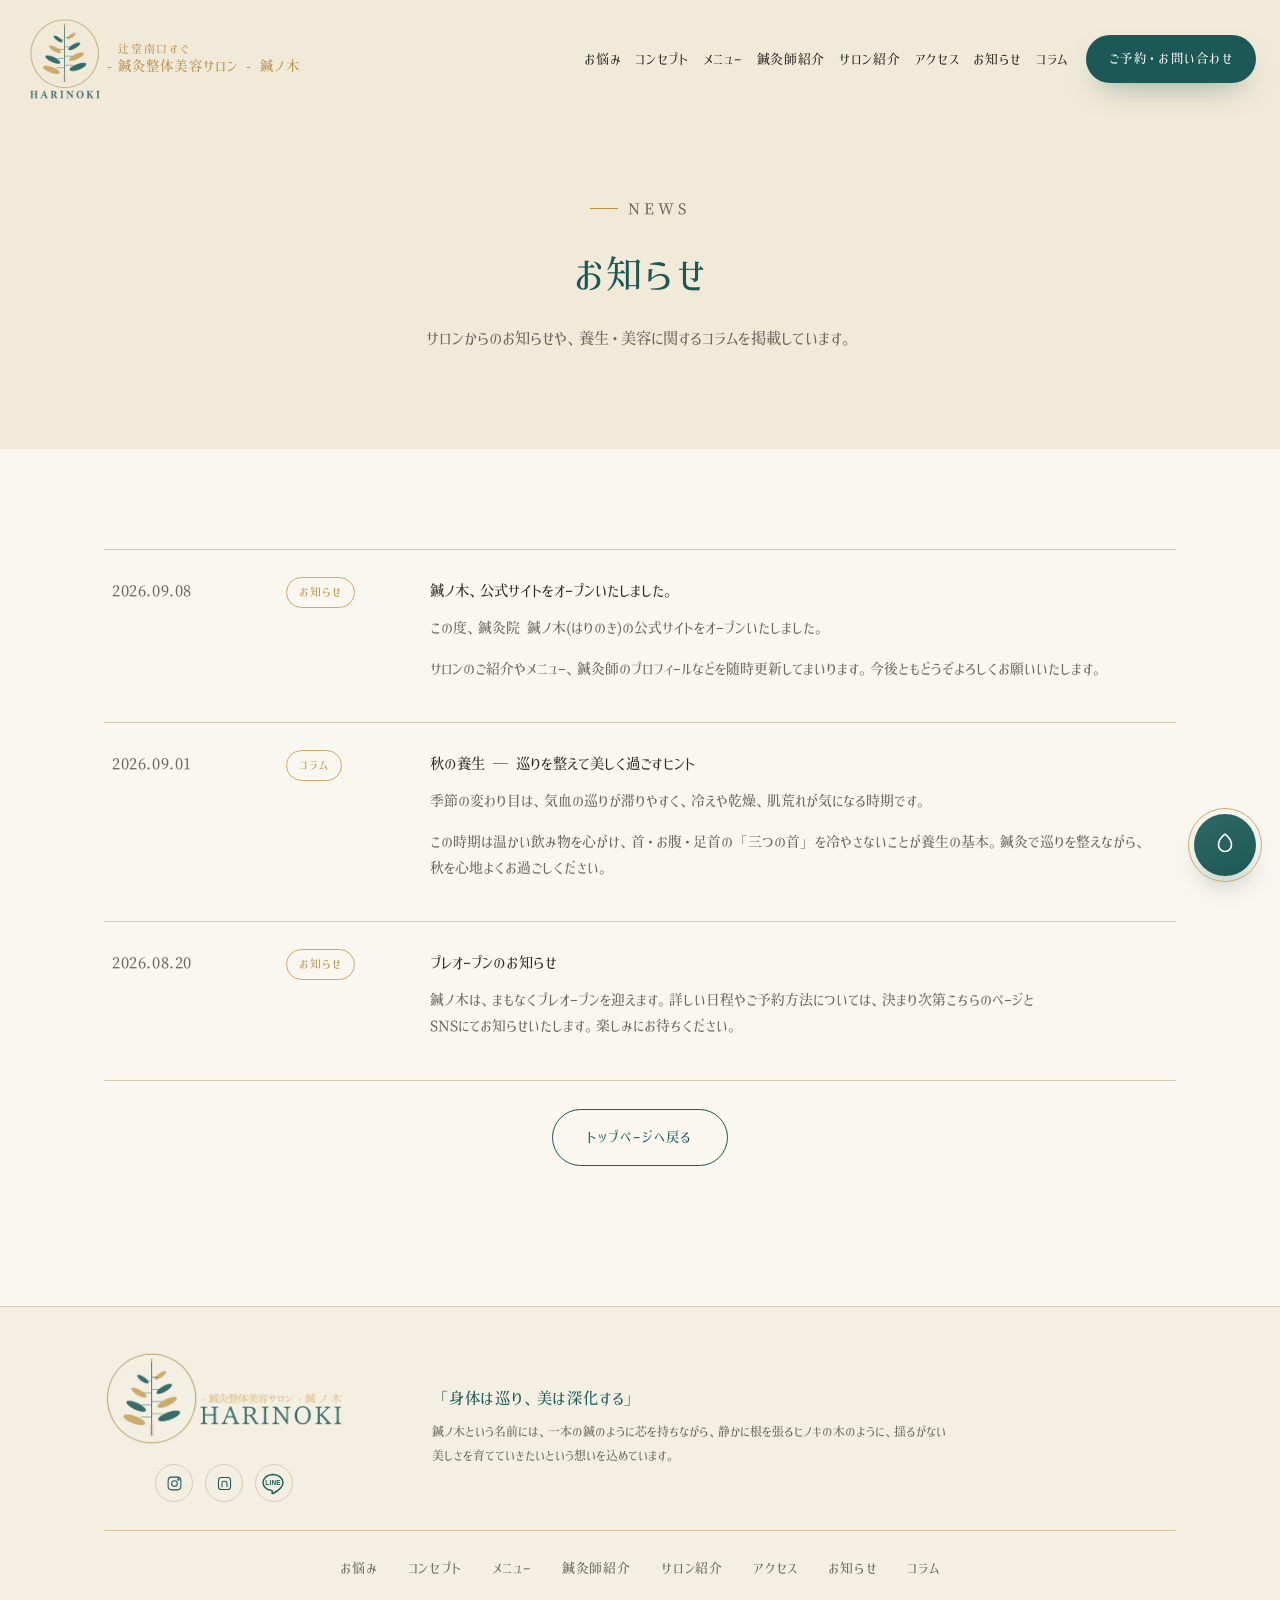
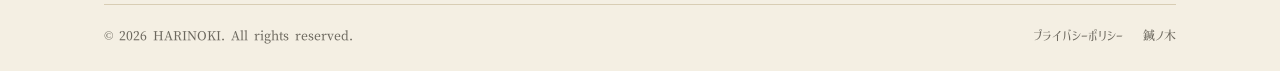
<file: news.html>
<!DOCTYPE html>
<html lang="ja">
<head>
<meta charset="UTF-8">
<meta name="viewport" content="width=device-width, initial-scale=1.0">

<!-- Google tag (gtag.js): 本番ドメイン(harino-ki.com)でのみ計測します -->
<script>
  if (location.hostname === 'harino-ki.com' || location.hostname === 'www.harino-ki.com') {
    var gaTag = document.createElement('script');
    gaTag.async = true;
    gaTag.src = 'https://www.googletagmanager.com/gtag/js?id=G-6V3LR58EVZ';
    document.head.appendChild(gaTag);

    window.dataLayer = window.dataLayer || [];
    window.gtag = function () { window.dataLayer.push(arguments); };
    window.gtag('js', new Date());
    window.gtag('config', 'G-6V3LR58EVZ');
  }
</script>
<title>お知らせ一覧 | 鍼ノ木 HARINOKI</title>
<meta name="description" content="鍼灸院 鍼ノ木からのお知らせ・コラムの一覧です。">

<link rel="canonical" href="https://harino-ki.com/news.html">
<link rel="icon" href="assets/favicon-32.png" sizes="32x32">
<link rel="apple-touch-icon" href="assets/favicon-192.png">

<link rel="preload" href="assets/fonts/CorporateMincho-ver3.woff2" as="font" type="font/woff2" crossorigin>

<link rel="stylesheet" href="css/style.css">
<link rel="stylesheet" href="css/quiz.css">
</head>
<body>

<!-- ==================== Header ==================== -->
<header class="site-header" id="siteHeader">
  <div class="container">
    <a href="index.html" class="brand">
      <img src="assets/logo-main.png" alt="鍼ノ木 HARINOKI ロゴ">
      <span class="brand-text">
        <span class="brand-sub">辻堂南口すぐ</span>
        <span class="brand-main"><span class="brand-dash" aria-hidden="true">-</span>鍼灸整体美容サロン - 鍼ノ木</span>
      </span>
    </a>

    <nav class="main-nav" id="mainNav">
      <ul>
        <li><a href="index.html#concerns" class="nav-link">お悩み</a></li>
        <li><a href="index.html#concept" class="nav-link">コンセプト</a></li>
        <li><a href="index.html#menu" class="nav-link">メニュー</a></li>
        <li><a href="index.html#therapist" class="nav-link">鍼灸師紹介</a></li>
        <li><a href="index.html#salon" class="nav-link">サロン紹介</a></li>
        <li><a href="index.html#access" class="nav-link">アクセス</a></li>
        <li><a href="news.html" class="nav-link">お知らせ</a></li>
        <li><a href="index.html#column" class="nav-link">コラム</a></li>
      </ul>
      <a href="index.html#access" class="btn btn-primary">ご予約・お問い合わせ</a>
    </nav>

    <button class="nav-toggle" id="navToggle" aria-label="メニューを開く">
      <span></span><span></span><span></span>
    </button>
  </div>
</header>

<!-- ==================== Page header ==================== -->
<section class="page-header">
  <div class="container reveal">
    <p class="eyebrow">News</p>
    <h1 class="section-title">お知らせ</h1>
    <p>サロンからのお知らせや、養生・美容に関するコラムを掲載しています。</p>
  </div>
</section>

<!-- ==================== News list ==================== -->
<section class="news-full">
  <div class="container">
    <!-- お知らせ一覧: 内容は js/news-data.js から自動生成されます(全件) -->
    <div class="news-list reveal" id="newsFullList"></div>

    <div class="news-more reveal">
      <a href="index.html" class="btn btn-outline">トップページへ戻る</a>
    </div>
  </div>
</section>

<!-- ==================== Footer ==================== -->
<footer class="site-footer">
  <div class="container">
    <div class="footer-top">
      <div class="footer-id">
        <div class="footer-brand">
          <img src="assets/logo-footer.png" alt="鍼ノ木 HARINOKI 鍼灸整体美容サロン">
        </div>
        <div class="footer-social">
          <a href="#" aria-label="Instagram"><svg width="17" height="17" viewBox="0 0 24 24" fill="none" stroke="currentColor" stroke-width="1.5"><rect x="3" y="3" width="18" height="18" rx="5"/><circle cx="12" cy="12" r="4"/><circle cx="17.5" cy="6.5" r="1"/></svg></a>
          <a href="https://note.com/harinoki" aria-label="note" target="_blank" rel="noopener"><svg width="17" height="17" viewBox="0 0 24 24" fill="none" stroke="currentColor" stroke-width="1.5" stroke-linecap="round" stroke-linejoin="round"><rect x="3.5" y="3.5" width="17" height="17" rx="4"/><path d="M8.5 16.5v-6c0-1 .8-1.7 1.8-1.7h2.2c1.8 0 3 1.1 3 2.9v4.8"/></svg></a>
          <a href="https://lin.ee/xS7wNyR" aria-label="LINE" target="_blank" rel="noopener"><svg width="24" height="24" viewBox="0 0 24 24" fill="none" stroke="currentColor" stroke-width="1.4"><path d="M21 11.5c0-4.4-4.5-8-10-8S1 7.1 1 11.5c0 3.9 3.5 7.2 8.3 7.9.3.1.8.3.9.6.1.3.1.7 0 1l-.1.9c0 .3-.2 1 .9.6 1.1-.5 5.9-3.5 8-6 1.3-1.5 2-3 2-4.9z"/><text x="11" y="13.9" text-anchor="middle" font-family="Helvetica, Arial, sans-serif" font-size="6.4" font-weight="700" letter-spacing="0.2" fill="currentColor" stroke="none">LINE</text></svg></a>
        </div>
      </div>
      <div class="footer-message">
        <p class="footer-slogan">「身体は巡り、美は深化する」</p>
        <p class="footer-lead">鍼ノ木という名前には、一本の鍼のように芯を持ちながら、静かに根を張るヒノキの木のように、揺るがない美しさを育てていきたいという想いを込めています。</p>
      </div>
    </div>

    <nav class="footer-nav" aria-label="フッターメニュー">
      <ul>
        <li><a href="index.html#concerns">お悩み</a></li>
        <li><a href="index.html#concept">コンセプト</a></li>
        <li><a href="index.html#menu">メニュー</a></li>
        <li><a href="index.html#therapist">鍼灸師紹介</a></li>
        <li><a href="index.html#salon">サロン紹介</a></li>
        <li><a href="index.html#access">アクセス</a></li>
        <li><a href="news.html">お知らせ</a></li>
        <li><a href="index.html#column">コラム</a></li>
      </ul>
    </nav>

    <div class="footer-bottom">
      <span>&copy; 2026 HARINOKI. All rights reserved.</span>
      <span class="footer-bottom-links">
        <a href="/privacy">プライバシーポリシー</a>
        <span>鍼ノ木</span>
      </span>
    </div>
  </div>
</footer>

<script src="js/news-data.js"></script>
<script src="js/news-render.js"></script>
<script src="js/main.js"></script>
<script src="js/constitution-quiz.js"></script>
</body>
</html>
</file>
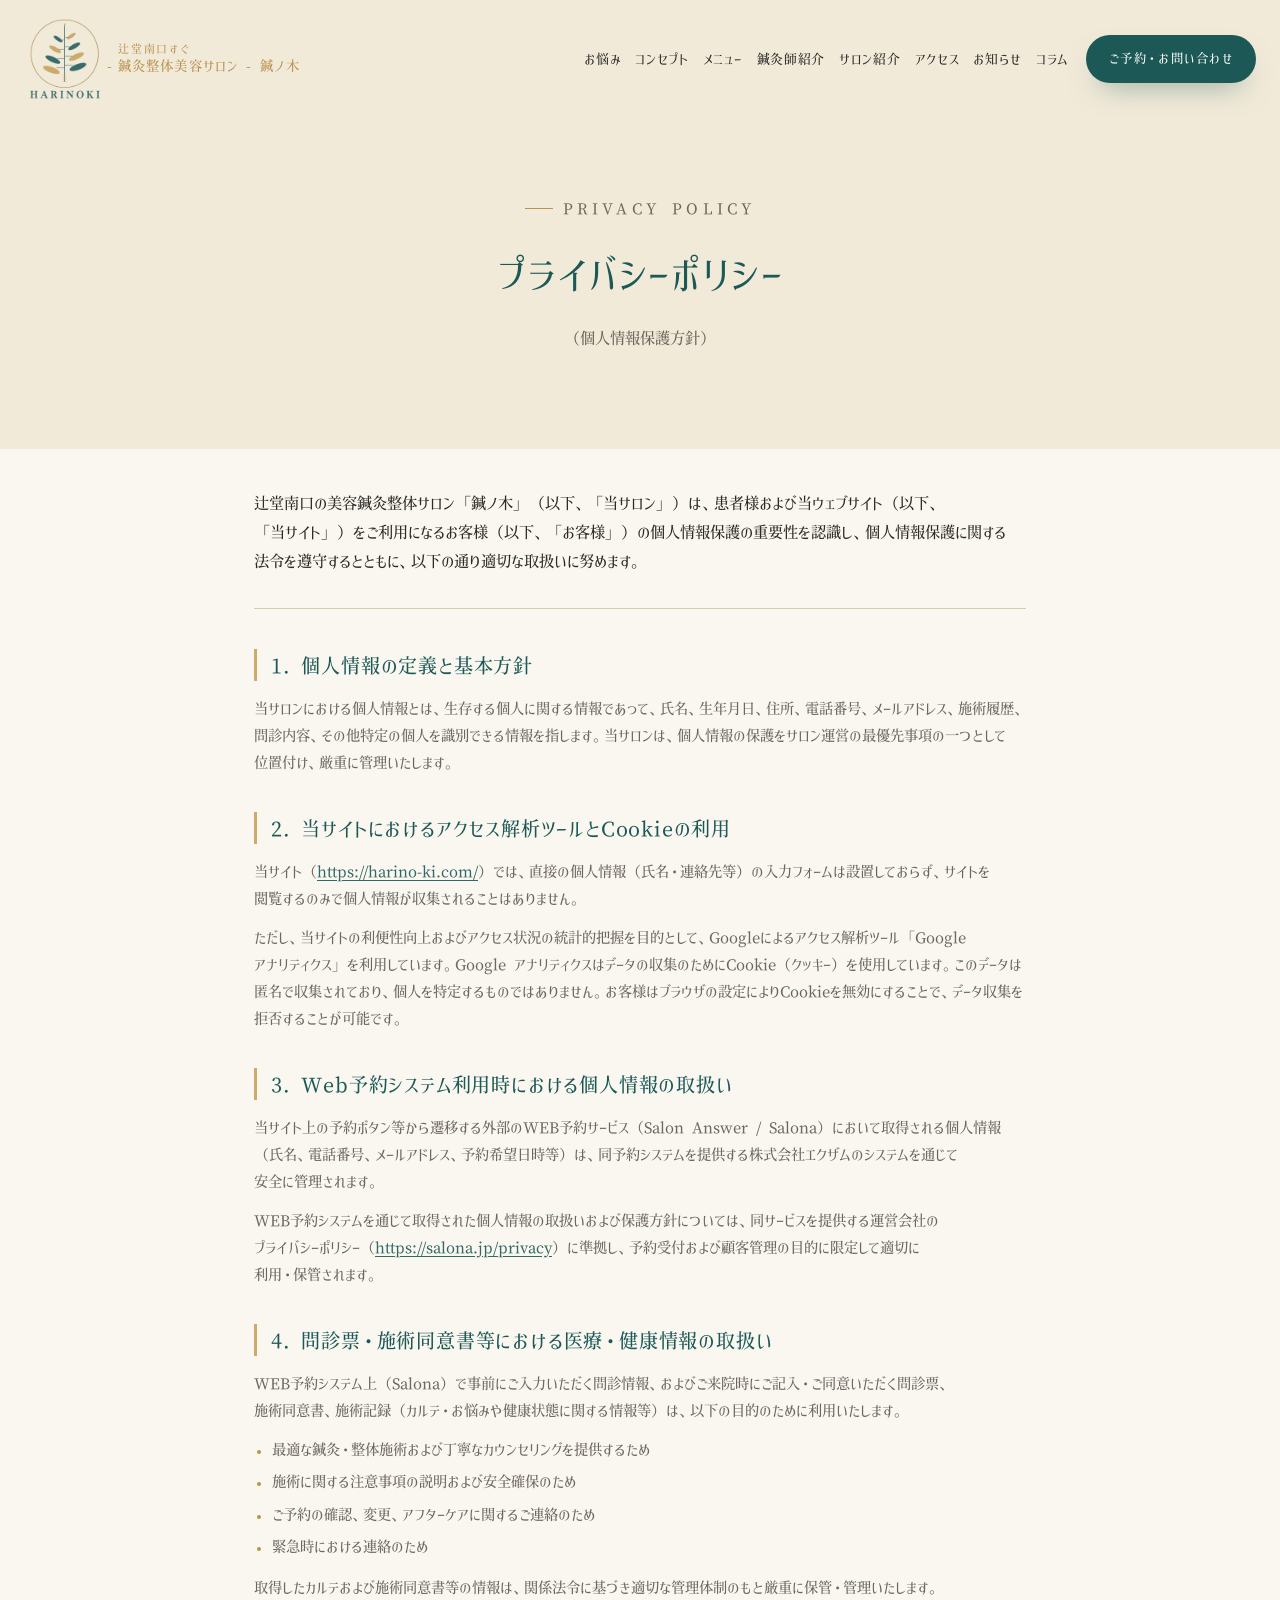
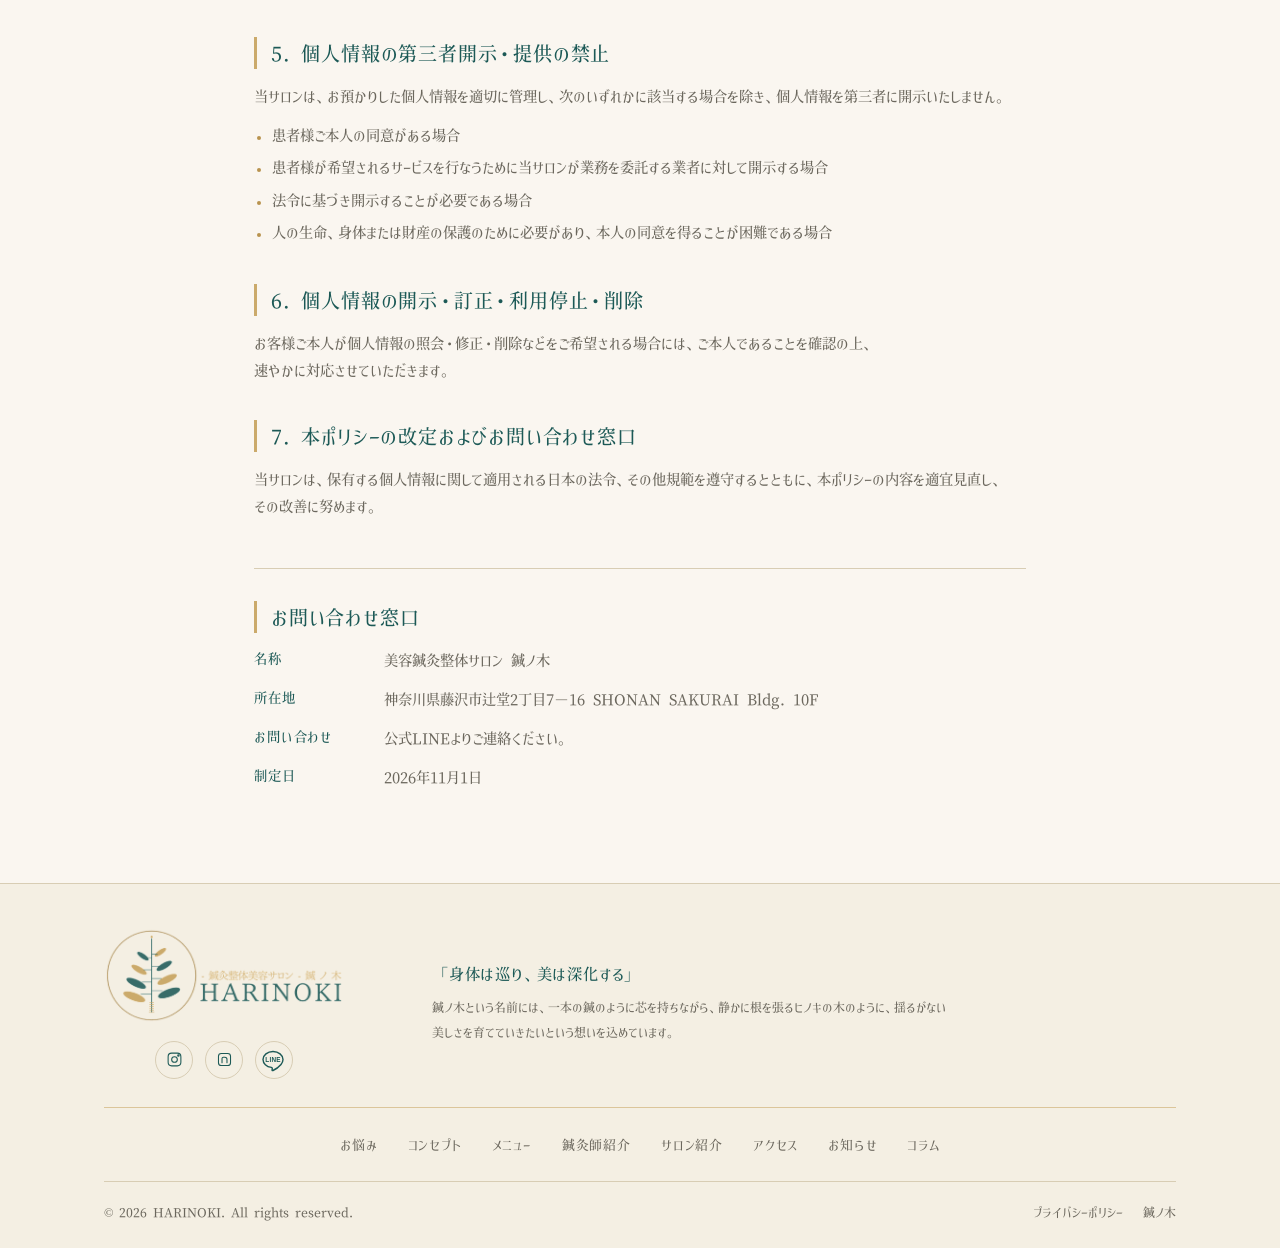
<file: privacy.html>
<!DOCTYPE html>
<html lang="ja">
<head>
<meta charset="UTF-8">
<meta name="viewport" content="width=device-width, initial-scale=1.0">

<!-- Google tag (gtag.js): 本番ドメイン(harino-ki.com)でのみ計測します -->
<script>
  if (location.hostname === 'harino-ki.com' || location.hostname === 'www.harino-ki.com') {
    var gaTag = document.createElement('script');
    gaTag.async = true;
    gaTag.src = 'https://www.googletagmanager.com/gtag/js?id=G-6V3LR58EVZ';
    document.head.appendChild(gaTag);

    window.dataLayer = window.dataLayer || [];
    window.gtag = function () { window.dataLayer.push(arguments); };
    window.gtag('js', new Date());
    window.gtag('config', 'G-6V3LR58EVZ');
  }
</script>
<title>プライバシーポリシー | 鍼ノ木 HARINOKI</title>
<meta name="description" content="鍼ノ木(HARINOKI)のプライバシーポリシー(個人情報保護方針)です。">

<link rel="canonical" href="https://harino-ki.com/privacy">
<link rel="icon" href="assets/favicon-32.png" sizes="32x32">
<link rel="apple-touch-icon" href="assets/favicon-192.png">

<link rel="preload" href="assets/fonts/CorporateMincho-ver3.woff2" as="font" type="font/woff2" crossorigin>

<link rel="stylesheet" href="css/style.css">
<link rel="stylesheet" href="css/quiz.css">
</head>
<body>

<!-- ==================== Header ==================== -->
<header class="site-header" id="siteHeader">
  <div class="container">
    <a href="index.html" class="brand">
      <img src="assets/logo-main.png" alt="鍼ノ木 HARINOKI ロゴ">
      <span class="brand-text">
        <span class="brand-sub">辻堂南口すぐ</span>
        <span class="brand-main"><span class="brand-dash" aria-hidden="true">-</span>鍼灸整体美容サロン - 鍼ノ木</span>
      </span>
    </a>

    <nav class="main-nav" id="mainNav">
      <ul>
        <li><a href="index.html#concerns" class="nav-link">お悩み</a></li>
        <li><a href="index.html#concept" class="nav-link">コンセプト</a></li>
        <li><a href="index.html#menu" class="nav-link">メニュー</a></li>
        <li><a href="index.html#therapist" class="nav-link">鍼灸師紹介</a></li>
        <li><a href="index.html#salon" class="nav-link">サロン紹介</a></li>
        <li><a href="index.html#access" class="nav-link">アクセス</a></li>
        <li><a href="news.html" class="nav-link">お知らせ</a></li>
        <li><a href="index.html#column" class="nav-link">コラム</a></li>
      </ul>
      <a href="index.html#access" class="btn btn-primary">ご予約・お問い合わせ</a>
    </nav>

    <button class="nav-toggle" id="navToggle" aria-label="メニューを開く">
      <span></span><span></span><span></span>
    </button>
  </div>
</header>

<!-- ==================== Page header ==================== -->
<section class="page-header">
  <div class="container reveal">
    <p class="eyebrow">Privacy Policy</p>
    <h1 class="section-title">プライバシーポリシー</h1>
    <p>（個人情報保護方針）</p>
  </div>
</section>

<!-- ==================== Policy ==================== -->
<main class="policy">
  <div class="container policy-inner">
    <p class="policy-intro">辻堂南口の美容鍼灸整体サロン「鍼ノ木」（以下、「当サロン」）は、患者様および当ウェブサイト（以下、「当サイト」）をご利用になるお客様（以下、「お客様」）の個人情報保護の重要性を認識し、個人情報保護に関する法令を遵守するとともに、以下の通り適切な取扱いに努めます。</p>

    <section class="policy-section">
      <h2>1. 個人情報の定義と基本方針</h2>
      <p>当サロンにおける個人情報とは、生存する個人に関する情報であって、氏名、生年月日、住所、電話番号、メールアドレス、施術履歴、問診内容、その他特定の個人を識別できる情報を指します。当サロンは、個人情報の保護をサロン運営の最優先事項の一つとして位置付け、厳重に管理いたします。</p>
    </section>
    <section class="policy-section">
      <h2>2. 当サイトにおけるアクセス解析ツールとCookieの利用</h2>
      <p>当サイト（<a href="https://harino-ki.com/">https://harino-ki.com/</a>）では、直接の個人情報（氏名・連絡先等）の入力フォームは設置しておらず、サイトを閲覧するのみで個人情報が収集されることはありません。</p>
      <p>ただし、当サイトの利便性向上およびアクセス状況の統計的把握を目的として、Googleによるアクセス解析ツール「Google アナリティクス」を利用しています。Google アナリティクスはデータの収集のためにCookie（クッキー）を使用しています。このデータは匿名で収集されており、個人を特定するものではありません。お客様はブラウザの設定によりCookieを無効にすることで、データ収集を拒否することが可能です。</p>
    </section>
    <section class="policy-section">
      <h2>3. Web予約システム利用時における個人情報の取扱い</h2>
      <p>当サイト上の予約ボタン等から遷移する外部のWEB予約サービス（Salon Answer / Salona）において取得される個人情報（氏名、電話番号、メールアドレス、予約希望日時等）は、同予約システムを提供する株式会社エクザムのシステムを通じて安全に管理されます。</p>
      <p>WEB予約システムを通じて取得された個人情報の取扱いおよび保護方針については、同サービスを提供する運営会社のプライバシーポリシー（<a href="https://salona.jp/privacy" target="_blank" rel="noopener">https://salona.jp/privacy</a>）に準拠し、予約受付および顧客管理の目的に限定して適切に利用・保管されます。</p>
    </section>
    <section class="policy-section">
      <h2>4. 問診票・施術同意書等における医療・健康情報の取扱い</h2>
      <p>WEB予約システム上（Salona）で事前にご入力いただく問診情報、およびご来院時にご記入・ご同意いただく問診票、施術同意書、施術記録（カルテ・お悩みや健康状態に関する情報等）は、以下の目的のために利用いたします。</p>
      <ul>
        <li>最適な鍼灸・整体施術および丁寧なカウンセリングを提供するため</li>
        <li>施術に関する注意事項の説明および安全確保のため</li>
        <li>ご予約の確認、変更、アフターケアに関するご連絡のため</li>
        <li>緊急時における連絡のため</li>
      </ul>
      <p>取得したカルテおよび施術同意書等の情報は、関係法令に基づき適切な管理体制のもと厳重に保管・管理いたします。</p>
    </section>
    <section class="policy-section">
      <h2>5. 個人情報の第三者開示・提供の禁止</h2>
      <p>当サロンは、お預かりした個人情報を適切に管理し、次のいずれかに該当する場合を除き、個人情報を第三者に開示いたしません。</p>
      <ul>
        <li>患者様ご本人の同意がある場合</li>
        <li>患者様が希望されるサービスを行なうために当サロンが業務を委託する業者に対して開示する場合</li>
        <li>法令に基づき開示することが必要である場合</li>
        <li>人の生命、身体または財産の保護のために必要があり、本人の同意を得ることが困難である場合</li>
      </ul>
    </section>
    <section class="policy-section">
      <h2>6. 個人情報の開示・訂正・利用停止・削除</h2>
      <p>お客様ご本人が個人情報の照会・修正・削除などをご希望される場合には、ご本人であることを確認の上、速やかに対応させていただきます。</p>
    </section>
    <section class="policy-section">
      <h2>7. 本ポリシーの改定およびお問い合わせ窓口</h2>
      <p>当サロンは、保有する個人情報に関して適用される日本の法令、その他規範を遵守するとともに、本ポリシーの内容を適宜見直し、その改善に努めます。</p>
    </section>
    <section class="policy-section policy-contact">
      <h2>お問い合わせ窓口</h2>
      <dl>
        <dt>名称</dt><dd>美容鍼灸整体サロン 鍼ノ木</dd>
        <dt>所在地</dt><dd>神奈川県藤沢市辻堂2丁目7−16 SHONAN SAKURAI Bldg. 10F</dd>
        <dt>お問い合わせ</dt><dd>公式LINEよりご連絡ください。</dd>
        <dt>制定日</dt><dd>2026年11月1日</dd>
      </dl>
    </section>
  </div>
</main>

<!-- ==================== Footer ==================== -->
<footer class="site-footer">
  <div class="container">
    <div class="footer-top">
      <div class="footer-id">
        <div class="footer-brand">
          <img src="assets/logo-footer.png" alt="鍼ノ木 HARINOKI 鍼灸整体美容サロン">
        </div>
        <div class="footer-social">
          <a href="#" aria-label="Instagram"><svg width="17" height="17" viewBox="0 0 24 24" fill="none" stroke="currentColor" stroke-width="1.5"><rect x="3" y="3" width="18" height="18" rx="5"/><circle cx="12" cy="12" r="4"/><circle cx="17.5" cy="6.5" r="1"/></svg></a>
          <a href="https://note.com/harinoki" aria-label="note" target="_blank" rel="noopener"><svg width="17" height="17" viewBox="0 0 24 24" fill="none" stroke="currentColor" stroke-width="1.5" stroke-linecap="round" stroke-linejoin="round"><rect x="3.5" y="3.5" width="17" height="17" rx="4"/><path d="M8.5 16.5v-6c0-1 .8-1.7 1.8-1.7h2.2c1.8 0 3 1.1 3 2.9v4.8"/></svg></a>
          <a href="https://lin.ee/xS7wNyR" aria-label="LINE" target="_blank" rel="noopener"><svg width="24" height="24" viewBox="0 0 24 24" fill="none" stroke="currentColor" stroke-width="1.4"><path d="M21 11.5c0-4.4-4.5-8-10-8S1 7.1 1 11.5c0 3.9 3.5 7.2 8.3 7.9.3.1.8.3.9.6.1.3.1.7 0 1l-.1.9c0 .3-.2 1 .9.6 1.1-.5 5.9-3.5 8-6 1.3-1.5 2-3 2-4.9z"/><text x="11" y="13.9" text-anchor="middle" font-family="Helvetica, Arial, sans-serif" font-size="6.4" font-weight="700" letter-spacing="0.2" fill="currentColor" stroke="none">LINE</text></svg></a>
        </div>
      </div>
      <div class="footer-message">
        <p class="footer-slogan">「身体は巡り、美は深化する」</p>
        <p class="footer-lead">鍼ノ木という名前には、一本の鍼のように芯を持ちながら、静かに根を張るヒノキの木のように、揺るがない美しさを育てていきたいという想いを込めています。</p>
      </div>
    </div>

    <nav class="footer-nav" aria-label="フッターメニュー">
      <ul>
        <li><a href="index.html#concerns">お悩み</a></li>
        <li><a href="index.html#concept">コンセプト</a></li>
        <li><a href="index.html#menu">メニュー</a></li>
        <li><a href="index.html#therapist">鍼灸師紹介</a></li>
        <li><a href="index.html#salon">サロン紹介</a></li>
        <li><a href="index.html#access">アクセス</a></li>
        <li><a href="news.html">お知らせ</a></li>
        <li><a href="index.html#column">コラム</a></li>
      </ul>
    </nav>

    <div class="footer-bottom">
      <span>&copy; 2026 HARINOKI. All rights reserved.</span>
      <span class="footer-bottom-links">
        <a href="/privacy">プライバシーポリシー</a>
        <span>鍼ノ木</span>
      </span>
    </div>
  </div>
</footer>

<script src="js/main.js"></script>
</body>
</html>
</file>
<file: css/style.css>
/* ==========================================================================
   HARINOKI / 鍼ノ木 — style.css
   Acupuncture & Wellness Salon
   ========================================================================== */

@font-face {
  font-family: 'Corporate Mincho';
  src: url('../assets/fonts/CorporateMincho-ver3.woff2') format('woff2');
  font-weight: 100 900;
  font-style: normal;
  font-display: swap;
}

:root {
  /* Brand palette — extracted from logo */
  --teal-deep: #1c5956;      /* stem / dark text accent */
  --teal: #2f6864;           /* primary brand teal */
  --teal-soft: #4f7d79;      /* softened teal for body accents */
  --gold: #cbaa6b;           /* hinoki / gold */
  --gold-deep: #b8934f;      /* deeper gold for hover / emphasis */
  --cream: #faf6f0;          /* background */
  --cream-alt: #f2ead9;      /* alternate section background */
  --line: #d8cdb4;           /* hairline borders */
  --ink: #2b2b26;            /* body text */
  --ink-soft: #6b675d;       /* secondary text */
  --white: #ffffff;

  /* 全体をコーポレート明朝に統一(LOGOTYPE.JP / SIL OFL 1.1) */
  --font-base: 'Corporate Mincho', 'Hiragino Mincho ProN', 'Yu Mincho', 'Noto Serif JP', serif;
  --font-en: var(--font-base);
  --font-jp-serif: var(--font-base);
  --font-jp-sans: var(--font-base);

  --container: 1120px;
  --section-y: clamp(48px, 6vw, 64px);
  --radius: 4px;
  --shadow-soft: 0 20px 50px -25px rgba(28, 89, 86, 0.35);
}

* { box-sizing: border-box; }
html { scroll-behavior: smooth; }
html { overflow-x: clip; }
body { line-break: strict; word-break: auto-phrase; }
h1, h2, h3, h4 { text-wrap: balance; }
p, dd, li, figcaption { text-wrap: pretty; }
section[id] { scroll-margin-top: 112px; }

body {
  margin: 0;
  font-family: var(--font-jp-sans);
  font-size: clamp(14px, 0.4vw + 13px, 16px);
  color: var(--ink);
  background: var(--cream);
  line-height: 1.9;
  -webkit-font-smoothing: antialiased;
  overflow-x: hidden;
  overflow-x: clip;
}

img { max-width: 100%; display: block; }

a {
  color: inherit;
  text-decoration: none;
}

.container {
  width: 100%;
  max-width: var(--container);
  margin: 0 auto;
  padding: 0 24px;
}

section { position: relative; }

/* ---------- Typography helpers ---------- */

.eyebrow {
  display: inline-flex;
  align-items: center;
  gap: 10px;
  font-family: var(--font-en);
  font-size: clamp(13px, 0.6vw + 10px, 15px);
  letter-spacing: 0.28em;
  color: var(--gold-deep);
  text-transform: uppercase;
  margin-bottom: 18px;
}

.eyebrow::before {
  content: "";
  width: 28px;
  height: 1px;
  background: var(--gold-deep);
  display: inline-block;
}

.section-title {
  font-family: var(--font-jp-serif);
  font-weight: 500;
  font-size: clamp(24px, 3.2vw + 10px, 38px);
  color: var(--teal-deep);
  letter-spacing: 0.04em;
  margin: 0 0 20px;
}

.section-lead {
  color: var(--ink-soft);
  font-size: clamp(14px, 0.8vw + 11px, 16.5px);
  max-width: 640px;
  margin: 0 0 48px;
}

.section-head {
  text-align: center;
  margin: 0 auto 36px;
  max-width: 720px;
}

.section-head .eyebrow { justify-content: center; }
.section-head .eyebrow::before { display: none; }
.section-head .eyebrow::after {
  content: "";
  width: 28px;
  height: 1px;
  background: var(--gold-deep);
  display: inline-block;
}
.section-head .section-lead { margin: 0 auto; }

/* ---------- Buttons ---------- */

.btn {
  display: inline-flex;
  align-items: center;
  gap: 10px;
  padding: clamp(12px, 1vw + 8px, 15px) clamp(24px, 2vw + 14px, 34px);
  border-radius: 999px;
  font-family: var(--font-jp-sans);
  font-size: clamp(12.5px, 0.6vw + 10px, 14px);
  letter-spacing: 0.1em;
  font-weight: 500;
  border: 1px solid transparent;
  cursor: pointer;
  transition: all 0.35s ease;
  white-space: nowrap;
}

.btn-primary {
  background: var(--teal-deep);
  color: var(--white);
  box-shadow: 0 14px 30px -14px rgba(28, 89, 86, 0.55);
}
.btn-primary:hover {
  background: var(--teal);
  transform: translateY(-2px);
  box-shadow: 0 18px 34px -14px rgba(28, 89, 86, 0.6);
}

.btn-outline {
  background: transparent;
  color: var(--teal-deep);
  border-color: var(--teal-deep);
}
.btn-outline:hover {
  background: var(--teal-deep);
  color: var(--white);
  transform: translateY(-2px);
}

.btn-gold {
  background: var(--gold);
  color: var(--white);
}
.btn-gold:hover { background: var(--gold-deep); transform: translateY(-2px); }

/* ==========================================================================
   Header
   ========================================================================== */

.site-header {
  position: fixed;
  top: 0; left: 0; right: 0;
  z-index: 100;
  background: rgba(250, 246, 240, 0);
  transition: background 0.4s ease, box-shadow 0.4s ease;
}

.site-header.is-scrolled {
  background: rgba(250, 246, 240, 0.92);
  backdrop-filter: blur(10px);
  box-shadow: 0 8px 30px -20px rgba(28,89,86,0.4);
}

.site-header .container {
  display: flex;
  align-items: center;
  justify-content: space-between;
  max-width: 1280px;
  gap: 24px;
  padding-top: 18px;
  padding-bottom: 18px;
  transition: padding 0.4s ease;
}

.site-header.is-scrolled .container {
  padding-top: 12px;
  padding-bottom: 12px;
}

/* ---------- News ticker ---------- */

.news-ticker {
  display: flex;
  align-items: center;
  height: 34px;
  background: var(--teal-deep);
  color: var(--white);
  overflow: hidden;
}

.news-ticker-label {
  flex: 0 0 auto;
  padding: 0 18px;
  border-right: 1px solid rgba(255,255,255,0.25);
  font-family: var(--font-en);
  font-size: 11px;
  letter-spacing: 0.22em;
  color: var(--gold);
  white-space: nowrap;
}

.news-ticker-viewport {
  flex: 1;
  height: 100%;
  overflow: hidden;
}

.news-ticker-track {
  display: flex;
  align-items: center;
  height: 100%;
  width: max-content;
  white-space: nowrap;
  animation: ticker-scroll 28s linear infinite;
}

.news-ticker:hover .news-ticker-track { animation-play-state: paused; }

.news-ticker-item {
  display: inline-flex;
  align-items: center;
  gap: 10px;
  margin-left: 56px;
  font-family: var(--font-jp-sans);
  font-size: 12px;
  color: rgba(255,255,255,0.9);
  text-decoration: none;
}

.news-ticker-item .ticker-date {
  font-family: var(--font-en);
  font-size: 11.5px;
  letter-spacing: 0.04em;
  color: var(--gold);
  white-space: nowrap;
}

.news-ticker-item .ticker-title:hover { text-decoration: underline; }

@keyframes ticker-scroll {
  from { transform: translateX(0); }
  to { transform: translateX(-50%); }
}

@media (max-width: 480px) {
  .news-ticker-label { display: none; }
  .news-ticker-item { margin-left: 40px; }
}

.brand {
  display: flex;
  align-items: center;
  gap: 12px;
  white-space: nowrap;
}

.brand img {
  width: clamp(64px, 6.4vw, 84px);
  height: clamp(64px, 6.4vw, 84px);
  transition: opacity 0.3s ease, width 0.4s ease, height 0.4s ease;
}
.site-header.is-scrolled .brand img {
  width: clamp(52px, 4.8vw, 62px);
  height: clamp(52px, 4.8vw, 62px);
}

.brand:hover img { opacity: 0.85; }

.brand-text {
  display: flex;
  flex-direction: column;
  justify-content: center;
  line-height: 1.3;
  white-space: nowrap;
}

.brand-sub {
  font-family: var(--font-jp-sans);
  font-size: clamp(10.5px, 0.7vw + 7.5px, 11.5px);
  letter-spacing: 0.16em;
  color: var(--gold-deep);
  font-weight: 500;
}

.brand-main {
  font-family: var(--font-jp-serif);
  font-weight: 500;
  font-size: clamp(11.5px, 0.9vw + 5px, 14px);
  letter-spacing: 0.08em;
  color: var(--gold-deep);
  position: relative;
}

/* 先頭のハイフンだけを左の隙間にぶら下げて、「辻」と「鍼」の左端をそろえる */
.brand-dash {
  position: absolute;
  right: 100%;
  margin-right: 0.35em;
}

.main-nav {
  display: flex;
  align-items: center;
  gap: clamp(14px, 1.4vw, 24px);
  white-space: nowrap;
}

.main-nav .btn { padding: 11px 22px; font-size: 13px; }
.main-nav a.btn-primary { color: var(--white); padding-bottom: 11px; }
.main-nav a.btn-primary::after { display: none; }

.main-nav ul {
  display: flex;
  gap: clamp(10px, 1.1vw, 20px);
  list-style: none;
  margin: 0;
  padding: 0;
  font-size: clamp(12px, 0.7vw + 9px, 13.5px);
  letter-spacing: 0.05em;
  white-space: nowrap;
}

.main-nav li {
  white-space: nowrap;
}

.main-nav a {
  position: relative;
  padding-bottom: 4px;
  color: var(--ink);
  white-space: nowrap;
}
.main-nav a::after {
  content: "";
  position: absolute;
  left: 0; right: 0; bottom: 0;
  height: 1px;
  background: var(--gold-deep);
  transform: scaleX(0);
  transform-origin: right;
  transition: transform 0.35s ease;
}
.main-nav a:hover::after { transform: scaleX(1); transform-origin: left; }

.nav-toggle {
  display: none;
  flex-direction: column;
  gap: 5px;
  background: none;
  border: none;
  cursor: pointer;
  padding: 6px;
}
.nav-toggle span {
  width: 24px;
  height: 1px;
  background: var(--teal-deep);
  transition: all 0.3s ease;
}

/* ==========================================================================
   Hero
   ========================================================================== */

.hero {
  display: flex;
  flex-direction: column;
  text-align: center;
  padding: 0 0 56px;
  position: relative;
  background:
    radial-gradient(circle at 20% 15%, rgba(203,170,107,0.16), transparent 55%),
    radial-gradient(circle at 82% 80%, rgba(47,104,100,0.14), transparent 55%),
    var(--cream);
  overflow: hidden;
}

.hero::before,
.hero::after {
  content: "";
  position: absolute;
  border-radius: 50%;
  border: 1px solid var(--line);
  opacity: 0.6;
}
.hero::before { width: 620px; height: 620px; top: -180px; right: -160px; }
.hero::after { width: 380px; height: 380px; bottom: -140px; left: -120px; }

.hero-inner { width: 100%; max-width: 780px; margin: 0 auto; padding: 36px 24px 0; position: relative; z-index: 2; }

@keyframes glow-pulse {
  0%, 100% { opacity: 0.5; transform: scale(1); }
  50% { opacity: 0.9; transform: scale(1.08); }
}

/* ---------- トップの写真ストリップ(枠なし・左に流れる) ---------- */

.photo-strip {
  --strip-h: clamp(150px, 19vw, 220px);
  position: relative;
  z-index: 2;
  padding-top: 142px;
  overflow: hidden;
}

.photo-strip-track {
  display: flex;
  align-items: center;
  width: max-content;
  animation: ticker-scroll 90s linear infinite;
}
.photo-strip:hover .photo-strip-track { animation-play-state: paused; }

.photo-strip-track > * {
  flex: none;
  height: var(--strip-h);
  margin-right: 14px;
}

.strip-photo { display: block; width: auto; aspect-ratio: 4 / 3; object-fit: cover; }
.strip-photo.is-square { aspect-ratio: 1 / 1; }
.strip-photo.is-tall { aspect-ratio: 3 / 4; }

.strip-photo.is-placeholder {
  background:
    repeating-linear-gradient(135deg, rgba(43,43,38,0.035) 0 2px, transparent 2px 14px),
    var(--tone, linear-gradient(135deg, rgba(47,104,100,0.4), rgba(203,170,107,0.35)));
}
.strip-photo.tone-1 { --tone: linear-gradient(135deg, rgba(47,104,100,0.42), rgba(203,170,107,0.34)); }
.strip-photo.tone-2 { --tone: linear-gradient(160deg, rgba(203,170,107,0.5), rgba(242,234,217,1)); }
.strip-photo.tone-3 { --tone: linear-gradient(135deg, rgba(79,125,121,0.5), rgba(28,89,86,0.36)); }
.strip-photo.tone-4 { --tone: linear-gradient(150deg, rgba(184,147,79,0.42), rgba(47,104,100,0.3)); }

.strip-logo {
  display: flex;
  align-items: center;
  justify-content: center;
  aspect-ratio: 1 / 1;
}

.strip-logo-mark {
  position: relative;
  height: 92%;
  aspect-ratio: 1 / 1;
  animation: strip-float 6s ease-in-out infinite;
}
.strip-logo-mark::before {
  content: "";
  position: absolute;
  inset: -10px;
  border-radius: 50%;
  background: radial-gradient(circle, rgba(203,170,107,0.38), transparent 70%);
  animation: glow-pulse 5s ease-in-out infinite;
}
.strip-logo-mark img { position: relative; display: block; width: 100%; height: 100%; object-fit: contain; }

@keyframes strip-float {
  0%, 100% { transform: translateY(0); }
  50% { transform: translateY(-8px); }
}

.hero h1 {
  font-family: var(--font-jp-serif);
  font-weight: 500;
  font-size: clamp(28px, 4.5vw + 10px, 50px);
  color: var(--teal-deep);
  letter-spacing: 0.06em;
  line-height: 1.5;
  margin: 0 0 20px;
  opacity: 0;
  animation: fade-up 1s ease 0.1s forwards;
}

.hero p.lead {
  font-size: clamp(14px, 0.9vw + 10px, 16.5px);
  color: var(--ink-soft);
  max-width: 640px;
  margin: 0 auto;
  opacity: 0;
  animation: fade-up 1s ease 0.4s forwards;
  line-height: 1.95;
  text-wrap: balance;
}

.hero-actions {
  display: flex;
  gap: 16px;
  justify-content: center;
  flex-wrap: wrap;
  opacity: 0;
  animation: fade-up 1s ease 1s forwards;
}

@keyframes fade-up {
  from { opacity: 0; transform: translateY(16px); }
  to { opacity: 1; transform: translateY(0); }
}

/* ==========================================================================
   Reveal-on-scroll
   ========================================================================== */

.reveal {
  opacity: 0;
  transform: translateY(28px);
  transition: opacity 0.9s ease, transform 0.9s ease;
}
.reveal.is-visible {
  opacity: 1;
  transform: translateY(0);
}
.reveal-delay-1 { transition-delay: 0.1s; }
.reveal-delay-2 { transition-delay: 0.2s; }
.reveal-delay-3 { transition-delay: 0.3s; }

/* ==========================================================================
   Concept
   ========================================================================== */

.concept {
  padding: var(--section-y) 0;
  background: var(--cream);
}

.concept-grid {
  display: grid;
  grid-template-columns: 1fr 1.15fr;
  gap: 64px;
  align-items: start;
}

.concept-copy { position: sticky; top: 150px; }

.concept-headline {
  margin: 0 0 28px;
  font-family: var(--font-jp-serif);
  font-weight: 500;
  font-size: clamp(19px, 0.9vw + 13px, 24px);
  line-height: 1.8;
  letter-spacing: 0.04em;
  color: var(--teal-deep);
}
.concept-headline span { display: block; }

.concept-copy p { margin: 0 0 16px; font-size: 15px; color: var(--ink-soft); }
.concept-copy p:last-child { margin-bottom: 0; }

.concept-points {
  margin: 0;
  padding: 0;
  list-style: none;
  border-top: 1px solid var(--line);
}

.concept-point {
  display: flex;
  gap: 22px;
  align-items: flex-start;
  padding: 24px 0;
  border-bottom: 1px solid var(--line);
}

.concept-icon {
  position: relative;
  flex: none;
  width: 54px;
  height: 54px;
  display: flex;
  align-items: center;
  justify-content: center;
  border: 1px solid var(--gold);
  border-radius: 50%;
  color: var(--teal-deep);
}

.concept-badge {
  position: absolute;
  top: -5px;
  left: -5px;
  width: 20px;
  height: 20px;
  display: flex;
  align-items: center;
  justify-content: center;
  border-radius: 50%;
  background: var(--gold-deep);
  font-family: var(--font-en);
  font-size: 12.5px;
  font-weight: 600;
  font-variant-numeric: lining-nums;
  font-feature-settings: "lnum" 1;
  line-height: 1;
  color: var(--white);
}

.concept-point h3 {
  margin: 0 0 8px;
  font-family: var(--font-jp-serif);
  font-weight: 500;
  font-size: 17px;
  letter-spacing: 0.04em;
  color: var(--teal-deep);
}
.concept-point p { margin: 0; font-size: 14.5px; line-height: 1.9; color: var(--ink-soft); }

/* ==========================================================================
   Concerns
   ========================================================================== */

.concerns {
  padding: var(--section-y) 0;
  background: var(--cream-alt);
}

.concern-list {
  display: grid;
  grid-template-columns: repeat(4, 1fr);
  gap: 36px 0;
}

.concern-group {
  padding: 4px 28px;
  border-left: 1px solid var(--line);
}
.concern-group:first-child { padding-left: 0; border-left: none; }
.concern-group:last-child { padding-right: 0; }

.concern-head {
  display: flex;
  align-items: center;
  gap: 14px;
  margin-bottom: 16px;
}

.concern-icon {
  flex: none;
  display: inline-flex;
  align-items: center;
  justify-content: center;
  width: 52px;
  height: 52px;
  border: 1px solid var(--gold);
  border-radius: 50%;
  color: var(--teal-deep);
}

.concern-label {
  font-family: var(--font-en);
  font-size: 15px;
  letter-spacing: 0.22em;
  color: var(--gold-deep);
}

.concern-title {
  margin: 0 0 14px;
  font-family: var(--font-jp-serif);
  font-weight: 500;
  font-size: 18px;
  letter-spacing: 0.04em;
  color: var(--teal-deep);
}

.concern-items {
  margin: 0;
  padding: 0;
  list-style: none;
}
.concern-items li {
  position: relative;
  padding-left: 16px;
  font-size: 14.5px;
  line-height: 1.8;
  color: var(--ink);
}
.concern-items li + li { margin-top: 6px; }
.concern-items .nw { white-space: nowrap; }
.concern-items li::before {
  content: "";
  position: absolute;
  left: 2px;
  top: 0.85em;
  width: 4px;
  height: 4px;
  border-radius: 50%;
  background: var(--gold-deep);
}

@media (max-width: 960px) {
  .concern-list { grid-template-columns: repeat(2, 1fr); }
  .concern-group:nth-child(odd) { padding-left: 0; border-left: none; }
  .concern-group:nth-child(even) { padding-right: 0; }
}
@media (max-width: 560px) {
  .concern-list { grid-template-columns: 1fr; gap: 0; }
  .concern-group,
  .concern-group:nth-child(odd),
  .concern-group:nth-child(even) {
    padding: 22px 0;
    border-left: none;
    border-top: 1px solid var(--line);
  }
  .concern-group:first-child { padding-top: 0; border-top: none; }
}

.concern-actions {
  margin-top: 36px;
  animation: none;
}


/* ==========================================================================
   Salon (photo placeholders)
   ========================================================================== */

.salon {
  padding: var(--section-y) 0;
  background: var(--cream-alt);
}

.salon .news-carousel { margin-bottom: 0; }

.news-card.salon-card {
  margin: 0;
  padding: 0;
  gap: 0;
  overflow: hidden;
}

.salon-photo {
  display: block;
  width: 100%;
  aspect-ratio: 4 / 3;
  object-fit: cover;
}

.salon-photo.is-placeholder {
  position: relative;
  background:
    linear-gradient(160deg, rgba(28,89,86,0.14), rgba(203,170,107,0.22)),
    repeating-linear-gradient(135deg, rgba(43,43,38,0.03) 0 2px, transparent 2px 14px),
    var(--white);
}

.salon-photo .tile-icon {
  position: absolute;
  top: 50%; left: 50%;
  transform: translate(-50%, -50%);
  opacity: 0.35;
}

.salon-caption {
  padding: 20px 24px 24px;
  font-family: var(--font-jp-serif);
  font-size: 15.5px;
  line-height: 1.9;
  letter-spacing: 0.04em;
  color: var(--teal-deep);
  text-wrap: balance;
}

/* ==========================================================================
   Therapist
   ========================================================================== */

.therapist {
  padding: var(--section-y) 0;
  background: var(--cream);
}

.therapist-card {
  display: grid;
  grid-template-columns: 320px 1fr;
  gap: 56px;
  align-items: center;
  background: var(--white);
  border: 1px solid var(--line);
  border-radius: var(--radius);
  padding: 48px;
  box-shadow: var(--shadow-soft);
}

.therapist-photo {
  width: 100%;
  aspect-ratio: 3/4;
  border-radius: var(--radius);
  background: var(--cream-alt);
  overflow: hidden;
}
.therapist-photo img { display: block; width: 100%; height: 100%; object-fit: cover; }

.therapist-role {
  display: inline-block;
  font-size: 12px;
  letter-spacing: 0.14em;
  color: var(--gold-deep);
  border: 1px solid var(--gold);
  border-radius: 999px;
  padding: 5px 16px;
  margin-bottom: 18px;
}

.therapist-name {
  font-family: var(--font-jp-serif);
  font-size: 26px;
  color: var(--teal-deep);
  margin: 0 0 6px;
  letter-spacing: 0.06em;
}
.therapist-name-en {
  font-family: var(--font-en);
  font-size: 14px;
  letter-spacing: 0.18em;
  color: var(--ink-soft);
  margin: 0 0 22px;
}

.therapist-bio p { color: var(--ink-soft); margin: 0 0 14px; font-size: 15px; }

.therapist-creds {
  list-style: none;
  padding: 0;
  margin: 22px 0 0;
  display: grid;
  gap: 8px;
}
.therapist-name + .therapist-creds { margin: 6px 0 22px; }
.therapist-creds li {
  font-size: 14px;
  color: var(--ink-soft);
  padding-left: 20px;
  position: relative;
}
.therapist-creds li::before {
  content: "";
  position: absolute;
  left: 0; top: 9px;
  width: 8px; height: 1px;
  background: var(--gold-deep);
}

/* ==========================================================================
   Menu
   ========================================================================== */

.menu {
  padding: var(--section-y) 0;
  background: var(--cream-alt);
}

.menu-groups {
  display: grid;
  grid-template-columns: minmax(0, 1fr);
  gap: 40px;
}

.menu-group-title {
  font-family: var(--font-jp-serif);
  font-size: 19px;
  color: var(--teal-deep);
  letter-spacing: 0.05em;
  margin: 0 0 22px;
  padding-bottom: 12px;
  border-bottom: 1px solid var(--line);
  display: flex;
  flex-wrap: wrap;
  align-items: baseline;
  gap: 2px 12px;
}
.menu-group-title span {
  font-family: var(--font-en);
  font-size: 13px;
  color: var(--gold-deep);
  letter-spacing: 0.15em;
}

.menu-items { display: grid; gap: 4px; }

.menu-item {
  display: flex;
  justify-content: space-between;
  align-items: baseline;
  gap: 20px;
  padding: 18px 6px;
  border-bottom: 1px dashed var(--line);
}
.menu-item:last-child { border-bottom: none; }

.menu-item-name { color: var(--ink); font-size: 15.5px; }
.menu-item-name small {
  display: block;
  color: var(--ink-soft);
  font-size: 12.5px;
  margin-top: 4px;
  font-weight: 400;
}
.menu-item-price {
  font-family: var(--font-en);
  font-size: 19px;
  color: var(--teal-deep);
  white-space: nowrap;
}
.menu-item-price small { font-family: var(--font-jp-sans); font-size: 12px; color: var(--ink-soft); }

.menu-group-desc {
  margin: -8px 0 24px;
  font-size: 13.5px;
  color: var(--ink-soft);
}

.price-table-wrapper {
  margin-top: 8px;
  border: 1px solid var(--line);
  border-radius: var(--radius);
  background: var(--white);
  box-shadow: var(--shadow-soft);
  overflow-x: auto;
  -webkit-overflow-scrolling: touch;
}

.price-scroll-hint { display: none; }

.price-table {
  width: 100%;
  border-collapse: collapse;
}

.price-table thead th {
  background: var(--teal-deep);
  color: var(--white);
  font-family: var(--font-jp-sans);
  font-weight: 500;
  font-size: 13px;
  letter-spacing: 0.04em;
  text-align: center;
  padding: 16px 12px;
}
.price-table thead th:first-child { text-align: left; }

.price-table tbody td {
  padding: 20px 12px;
  text-align: center;
  font-family: var(--font-en);
  font-size: 18px;
  color: var(--teal-deep);
  border-bottom: 1px dashed var(--line);
}
.price-table tbody tr:last-child td { border-bottom: none; }

.price-table thead th small {
  font-size: 11px;
  font-weight: 400;
  opacity: 0.85;
}
.price-table td.plan-name small {
  display: block;
  margin-top: 2px;
  font-size: 12px;
  font-weight: 400;
  color: var(--ink-soft);
}
.price-table td.plan-name small.plan-desc {
  margin: 4px 0 2px;
  line-height: 1.6;
  white-space: normal;
  max-width: 340px;
}
.price-table thead th.th-sub { padding-bottom: 8px; }
.price-table thead th.th-group {
  text-align: center;
  padding: 10px 12px 12px;
  font-size: 12.5px;
  font-weight: 400;
  color: #f0dfb8;
  letter-spacing: 0.04em;
  border-top: 1px solid rgba(255,255,255,0.28);
}
.price-table thead th[rowspan] { vertical-align: middle; }
.price-table tbody td.recommended-cell {
  background: linear-gradient(0deg, rgba(203,170,107,0.14), rgba(203,170,107,0.14));
  color: var(--gold-deep);
  font-weight: 600;
}
.price-table td.plan-name {
  text-align: left;
  font-family: var(--font-jp-sans);
  font-size: 14px;
  font-weight: 500;
  color: var(--ink);
  white-space: nowrap;
}

.price-table tbody tr.recommended-row td {
  background: linear-gradient(0deg, rgba(203,170,107,0.1), rgba(203,170,107,0.1));
}
.price-table tbody tr.recommended-row td.plan-name {
  position: relative;
  color: var(--gold-deep);
}
.price-table .recommended-cell .badge { display: table; margin: 0 auto 4px; color: var(--white); font-family: var(--font-jp-sans); font-weight: 500; }
.price-table .badge {
  display: inline-block;
  margin-bottom: 4px;
  padding: 2px 10px;
  border-radius: 999px;
  background: var(--gold-deep);
  color: var(--white);
  font-size: 10.5px;
  letter-spacing: 0.08em;
}

@media (max-width: 560px) {
  .price-table { table-layout: fixed; min-width: 0; }
  .price-table thead th { padding: 12px 2px; font-size: 11.5px; letter-spacing: 0; }
  .price-table thead th:first-child { width: 38%; padding-left: 10px; }
  .price-table tbody td { padding: 14px 2px; font-size: 13.5px; letter-spacing: 0; }
  .price-table td.plan-name { white-space: normal; padding-left: 10px; font-size: 12.5px; line-height: 1.5; }
  .price-table td.plan-name small { font-size: 11px; }
  .price-table td.plan-name small.plan-desc { font-size: 10.5px; line-height: 1.5; }
  .price-table thead th small { display: block; font-size: 10px; }
  .price-table thead th.th-group { font-size: 11px; padding: 8px 2px 10px; }
  .price-table .recommended-cell .badge { font-size: 9.5px; padding: 2px 6px; }
  .price-scroll-hint { display: none; }
}

.menu-note span { display: block; }
.menu-note {
  margin-top: 32px;
  padding-top: 22px;
  border-top: 1px solid var(--line);
  font-size: 13.5px;
  color: var(--ink-soft);
}

/* ==========================================================================
   News
   ========================================================================== */

.news {
  padding: var(--section-y) 0;
  background: var(--cream-alt);
}

.column {
  padding: var(--section-y) 0;
  background: var(--cream);
}

.news-list { display: grid; gap: 0; border-top: 1px solid var(--line); }

.news-item {
  display: grid;
  grid-template-columns: 140px 110px 1fr;
  gap: 24px;
  align-items: baseline;
  padding: 26px 8px;
  border-bottom: 1px solid var(--line);
  transition: opacity 0.3s ease;
}
.news-item:hover { opacity: 0.65; }

.news-date {
  font-family: var(--font-en);
  color: var(--ink-soft);
  font-size: 15px;
  letter-spacing: 0.04em;
}

.news-tag {
  font-size: 11.5px;
  letter-spacing: 0.08em;
  color: var(--gold-deep);
  border: 1px solid var(--gold);
  border-radius: 999px;
  padding: 4px 12px;
  text-align: center;
  width: fit-content;
}

.news-title { font-size: 15px; color: var(--ink); }

.news-more {
  margin-top: 28px;
  text-align: center;
}

/* ---------- お知らせ(トップ: 全文表示のカード・横スクロール) ---------- */

.news-carousel-nav {
  display: flex;
  justify-content: flex-end;
  gap: 10px;
  margin-bottom: 14px;
}
.news-carousel-nav[hidden] { display: none; }

.news-arrow {
  width: 40px;
  height: 40px;
  border: 1px solid var(--teal-deep);
  border-radius: 50%;
  background: transparent;
  color: var(--teal-deep);
  font-size: 17px;
  line-height: 1;
  cursor: pointer;
  transition: background 0.3s ease, color 0.3s ease, opacity 0.3s ease;
}
.news-arrow:hover:not(:disabled) { background: var(--teal-deep); color: var(--white); }
.news-arrow:disabled { opacity: 0.3; cursor: default; }

.news-feed {
  display: flex;
  gap: 20px;
  overflow-x: auto;
  scroll-snap-type: x mandatory;
  padding: 4px 2px 18px;
  -webkit-overflow-scrolling: touch;
  scrollbar-width: thin;
  scrollbar-color: var(--gold) transparent;
}
.news-feed:focus-visible { outline: 2px solid var(--gold); outline-offset: 4px; }
.news-feed::-webkit-scrollbar { height: 6px; }
.news-feed::-webkit-scrollbar-thumb { background: var(--gold); border-radius: 999px; }
.news-feed::-webkit-scrollbar-track { background: transparent; }

.news-card {
  flex: 0 0 min(440px, 86%);
  display: flex;
  flex-direction: column;
  gap: 18px;
  padding: 28px 28px 30px;
  background: var(--white);
  border: 1px solid var(--line);
  border-top: 3px solid var(--gold);
  border-radius: var(--radius);
  scroll-snap-align: start;
  scroll-margin-top: 140px;
}

.news-card-head {
  display: flex;
  align-items: center;
  gap: 16px;
  padding-bottom: 18px;
  border-bottom: 1px solid var(--line);
}

.news-card-icon {
  flex: none;
  width: 60px;
  height: 60px;
  border: 1px solid var(--gold);
  border-radius: 50%;
  object-fit: cover;
  background: var(--cream);
}
.news-card-icon.is-default { object-fit: contain; padding: 6px; }

.news-card-head .news-date {
  font-size: 17px;
  letter-spacing: 0.08em;
  color: var(--gold-deep);
}

.news-card-title {
  margin: 0;
  font-family: var(--font-jp-serif);
  font-weight: 500;
  font-size: 19px;
  line-height: 1.6;
  letter-spacing: 0.03em;
  color: var(--teal-deep);
}

.news-card-text { margin: 0; font-size: 14.5px; color: var(--ink-soft); }
.news-card-text + .news-card-text { margin-top: -8px; }

/* ---------- コラム・ブログ(note) ---------- */

.note-status {
  flex: 1 1 100%;
  margin: 0;
  padding: 36px 0;
  text-align: center;
  font-size: 14px;
  color: var(--ink-soft);
}

/* お知らせと同じカードを、noteの記事リンクとして使うときの追加スタイル */
.news-card.is-link {
  color: inherit;
  text-decoration: none;
  transition: transform 0.35s ease, box-shadow 0.35s ease;
}
.news-card.is-link:hover { transform: translateY(-4px); box-shadow: var(--shadow-soft); }

.news-card-text.is-clamp {
  display: -webkit-box;
  -webkit-line-clamp: 4;
  -webkit-box-orient: vertical;
  overflow: hidden;
}

.news-card-more {
  margin-top: auto;
  font-size: 12.5px;
  letter-spacing: 0.1em;
  color: var(--teal);
}
.news-card-more::after { content: " →"; }
@media (max-width: 720px) {
  .news-card { padding: 22px 20px 24px; }
}

/* ==========================================================================
   Access
   ========================================================================== */

.access {
  padding: var(--section-y) 0;
  background: var(--cream);
}

.access-grid {
  display: grid;
  grid-template-columns: 1fr 1fr;
  gap: 60px;
}

.access-map {
  border-radius: var(--radius);
  overflow: hidden;
  border: 1px solid var(--line);
  min-height: 420px;
  background: var(--white);
}
.access-map iframe { width: 100%; height: 100%; min-height: 420px; border: 0; display: block; }

.access-info dl {
  display: grid;
  grid-template-columns: 100px 1fr;
  gap: 18px 20px;
  margin: 0 0 36px;
}
.access-info dt {
  font-family: var(--font-jp-serif);
  color: var(--teal-deep);
  font-size: 14px;
  letter-spacing: 0.06em;
  padding-top: 2px;
}
.access-info dd {
  margin: 0;
  color: var(--ink-soft);
  font-size: 14.5px;
}

.access-actions { justify-content: flex-start; }

.access-note {
  margin: 14px 0 0;
  font-size: 12.5px;
  color: var(--ink-soft);
}

/* ==========================================================================
   CTA band
   ========================================================================== */

.cta-band {
  padding: 90px 0;
  text-align: center;
  background: var(--teal-deep);
  color: var(--white);
  position: relative;
  overflow: hidden;
}
.cta-band::before {
  content: "";
  position: absolute;
  inset: 0;
  background:
    radial-gradient(circle at 15% 20%, rgba(203,170,107,0.18), transparent 50%),
    radial-gradient(circle at 85% 80%, rgba(203,170,107,0.14), transparent 50%);
}
.cta-band .container { position: relative; z-index: 1; }
.cta-band .section-title { color: var(--white); }
.cta-band p { color: rgba(255,255,255,0.75); max-width: 520px; margin: 0 auto 36px; }
.cta-band .btn-outline { color: var(--white); border-color: rgba(255,255,255,0.6); }
.cta-band .btn-outline:hover { background: var(--white); color: var(--teal-deep); }

/* ==========================================================================
   Footer
   ========================================================================== */

.site-footer {
  background: #f4efe3;
  padding: 44px 0 24px;
  border-top: 1px solid var(--line);
}

.footer-top {
  display: flex;
  align-items: center;
  justify-content: space-between;
  gap: 20px 40px;
  padding-bottom: 28px;
}

.footer-id { flex: 0 0 240px; width: 240px; max-width: 100%; display: flex; flex-direction: column; align-items: flex-start; gap: 18px; }
.footer-top { justify-content: flex-start; }
.footer-message { flex: 0 1 540px; margin-left: clamp(16px, 4vw, 48px); text-align: left; }
.footer-slogan {
  margin: 0 0 8px;
  font-family: var(--font-jp-serif);
  font-size: 16px;
  line-height: 1.7;
  letter-spacing: 0.05em;
  color: var(--teal-deep);
}
.footer-lead { margin: 0; font-size: 12.5px; line-height: 1.95; color: var(--ink-soft); }

.footer-brand { width: 100%; }
.footer-brand img { display: block; width: 100%; height: auto; }

.footer-social { display: flex; gap: 12px; align-self: center; }
.footer-social a {
  width: 38px; height: 38px;
  border: 1px solid var(--line);
  border-radius: 50%;
  display: flex; align-items: center; justify-content: center;
  color: var(--teal-deep);
  transition: all 0.3s ease;
}
.footer-social a:hover { background: var(--teal-deep); border-color: var(--teal-deep); color: var(--white); }

.footer-nav {
  padding: 22px 0;
  border-top: 1px solid rgba(203, 170, 107, 0.6);
  border-bottom: 1px solid var(--line);
}
.footer-nav ul {
  list-style: none;
  margin: 0;
  padding: 0;
  display: flex;
  flex-wrap: wrap;
  justify-content: center;
  gap: 8px 30px;
}
.footer-nav a { font-size: 13.5px; letter-spacing: 0.06em; color: var(--ink-soft); transition: color 0.3s ease; }
.footer-nav a:hover { color: var(--teal-deep); }

.footer-bottom {
  padding-top: 20px;
  display: flex;
  justify-content: space-between;
  align-items: center;
  flex-wrap: wrap;
  gap: 8px 20px;
  font-size: 12.5px;
  color: var(--ink-soft);
}
.footer-bottom-links { display: flex; gap: 20px; }
.footer-bottom-links a { color: var(--ink-soft); transition: color 0.3s ease; }
.footer-bottom-links a:hover { color: var(--teal-deep); }

@media (max-width: 960px) {
  .footer-top { flex-direction: column; justify-content: center; text-align: center; }
  .footer-id { flex: none; align-items: center; }
  .footer-message { flex: none; width: 100%; max-width: 560px; margin-left: 0; text-align: center; }
}

@media (max-width: 560px) {
  .site-footer { padding: 36px 0 22px; }
  .footer-top { padding-bottom: 24px; }
  .footer-nav ul { gap: 10px 22px; }
  .footer-bottom { flex-direction: column; justify-content: center; text-align: center; }
  .footer-bottom-links { justify-content: center; }
}

/* ==========================================================================
   News page specific
   ========================================================================== */

.page-header {
  padding: 180px 0 80px;
  text-align: center;
  background: var(--cream-alt);
}
.page-header .section-title { margin-bottom: 12px; }
.page-header p { color: var(--ink-soft); }

.news-full { padding: 100px 0 140px; }
.news-full .news-list { border-top: 1px solid var(--line); }
.news-full .news-item { grid-template-columns: 150px 120px 1fr; }
.news-body { color: var(--ink-soft); font-size: 14.5px; margin-top: 10px; display: none; }
.news-full .news-body { display: block; }
.news-full .news-item.has-photo { align-items: start; }
.news-with-photo { display: flex; gap: 28px; align-items: flex-start; }
.news-photo { flex: 0 0 240px; width: 240px; aspect-ratio: 4 / 3; object-fit: cover; border-radius: var(--radius); }
.news-text { flex: 1; min-width: 0; }
@media (max-width: 720px) {
  .news-with-photo { flex-direction: column; gap: 16px; }
  .news-photo { flex: none; width: 100%; }
}
.news-full .news-item[id] { scroll-margin-top: 112px; }

/* ==========================================================================
   Privacy policy page
   ========================================================================== */

.policy { padding: var(--section-y) 0 calc(var(--section-y) * 1.4); background: var(--cream); }
.policy-inner { max-width: 820px; }

.policy-intro {
  margin: 0 0 40px;
  padding-bottom: 32px;
  border-bottom: 1px solid var(--line);
  color: var(--ink);
}

.policy-section { margin-bottom: 36px; }
.policy-section h2 {
  margin: 0 0 14px;
  padding-left: 14px;
  border-left: 3px solid var(--gold);
  font-family: var(--font-jp-serif);
  font-weight: 500;
  font-size: clamp(17px, 0.8vw + 14px, 20px);
  line-height: 1.6;
  letter-spacing: 0.04em;
  color: var(--teal-deep);
}
.policy-section p { margin: 0 0 12px; font-size: 15px; color: var(--ink-soft); }
.policy-section p:last-child { margin-bottom: 0; }
.policy-section a { color: var(--teal); text-decoration: underline; text-underline-offset: 3px; word-break: break-all; }
.policy-section a:hover { color: var(--teal-deep); }

.policy-section ul { margin: 0 0 12px; padding: 0; list-style: none; }
.policy-section li {
  position: relative;
  padding-left: 18px;
  font-size: 15px;
  line-height: 1.9;
  color: var(--ink-soft);
}
.policy-section li + li { margin-top: 4px; }
.policy-section li::before {
  content: "";
  position: absolute;
  left: 3px;
  top: 0.95em;
  width: 4px;
  height: 4px;
  border-radius: 50%;
  background: var(--gold-deep);
}

.policy-contact { margin-top: 48px; padding-top: 32px; border-top: 1px solid var(--line); }
.policy-contact dl { margin: 0; display: grid; grid-template-columns: 110px 1fr; gap: 12px 20px; }
.policy-contact dt { font-family: var(--font-jp-serif); font-size: 14px; letter-spacing: 0.06em; color: var(--teal-deep); }
.policy-contact dd { margin: 0; font-size: 15px; color: var(--ink-soft); }

@media (max-width: 560px) {
  .policy-contact dl { grid-template-columns: 1fr; gap: 2px 0; }
  .policy-contact dd { margin-bottom: 12px; }
}

/* ==========================================================================
   Responsive
   ========================================================================== */

@media (max-width: 960px) {
  .concept-grid,
  .access-grid { grid-template-columns: 1fr; gap: 40px; }
  .concept-copy { position: static; }

  .therapist-card { grid-template-columns: 1fr; padding: 32px; }
  .therapist-photo { max-width: 280px; margin: 0 auto; }

}

@media (max-width: 1180px) {
  .main-nav { position: fixed; top: 0; right: 0; height: 100vh; width: min(78vw, 320px);
    background: var(--cream); box-shadow: -12px 0 40px -20px rgba(0,0,0,0.3);
    flex-direction: column; align-items: flex-start; justify-content: flex-start;
    padding: 100px 32px 40px; gap: 0; overflow-y: auto;
    transform: translateX(100%); transition: transform 0.4s ease; z-index: 90;
  }
  .main-nav.is-open { transform: translateX(0); }
  .main-nav ul { flex-direction: column; gap: 26px; font-size: 16px; }
  .main-nav .btn { margin-top: 32px; }
  .nav-toggle { display: flex; z-index: 110; }
  .nav-toggle.is-active span:nth-child(1) { transform: translateY(6px) rotate(45deg); }
  .nav-toggle.is-active span:nth-child(2) { opacity: 0; }
  .nav-toggle.is-active span:nth-child(3) { transform: translateY(-6px) rotate(-45deg); }
}

@media (max-width: 720px) {
  .news-item, .news-full .news-item { grid-template-columns: 1fr; gap: 6px; padding: 20px 4px; }

  .access-info dl { grid-template-columns: 84px 1fr; }

}

@media (max-width: 480px) {
  .hero { padding: 0 0 40px; }
  .hero-inner { padding: 24px 20px 0; }
  .hero h1 { font-size: 6.6vw; letter-spacing: 0.02em; white-space: nowrap; }
  .hero-actions { flex-direction: column; width: 100%; }
  .hero-actions .btn { width: 100%; justify-content: center; }
  .therapist-card { padding: 24px; }
}


/* ==========================================================================
   Mobile compact (スマホ表示を縦に短く)
   ========================================================================== */

@media (max-width: 720px) {
  :root { --section-y: 36px; }
  body { line-height: 1.75; }

  .section-head { margin-bottom: 20px; }
  .section-title { margin-bottom: 10px; }
  .section-lead { font-size: 13px; line-height: 1.7; }

  /* --- Concern: 2列にして縮める --- */
  .concern-list { grid-template-columns: 1fr 1fr; gap: 0; }
  .concern-group,
  .concern-group:nth-child(odd),
  .concern-group:nth-child(even) {
    padding: 14px 12px;
    border-top: 1px solid var(--line);
    border-left: none;
  }
  .concern-group:nth-child(even) { border-left: 1px solid var(--line); }
  .concern-group:nth-child(odd) { padding-left: 0; }
  .concern-group:nth-child(-n+2) { border-top: none; padding-top: 0; }
  .concern-head { gap: 8px; margin-bottom: 8px; }
  .concern-icon { width: 34px; height: 34px; }
  .concern-icon svg { width: 18px; height: 18px; }
  .concern-label { font-size: 11px; letter-spacing: 0.14em; }
  .concern-title { font-size: 14.5px; margin-bottom: 6px; }
  .concern-items li { font-size: 12.5px; line-height: 1.6; padding-left: 11px; }
  .concern-items li + li { margin-top: 2px; }
  .concern-items li::before { left: 0; top: 0.8em; width: 3px; height: 3px; }
  .concern-actions { margin-top: 20px; }

  /* --- Concept: ①〜⑤を横スクロール --- */
  .concept-grid { gap: 20px; }
  .concept-headline { font-size: 17px; line-height: 1.7; margin-bottom: 14px; }
  .concept-copy p { font-size: 13.5px; line-height: 1.75; margin-bottom: 10px; }
  .concept-points {
    display: flex;
    gap: 12px;
    border-top: none;
    overflow-x: auto;
    scroll-snap-type: x mandatory;
    -webkit-overflow-scrolling: touch;
    margin: 0 -20px;
    padding: 2px 20px 14px;
    scroll-padding-left: 20px;
    scrollbar-width: thin;
    scrollbar-color: var(--gold) transparent;
  }
  .concept-points::-webkit-scrollbar { height: 4px; }
  .concept-points::-webkit-scrollbar-thumb { background: var(--gold); border-radius: 999px; }
  .concept-point {
    flex: 0 0 78%;
    flex-direction: column;
    gap: 10px;
    padding: 16px 16px 18px;
    background: var(--white);
    border: 1px solid var(--line);
    border-top: 3px solid var(--gold);
    border-radius: var(--radius);
    scroll-snap-align: start;
  }
  .concept-icon { width: 40px; height: 40px; }
  .concept-icon svg { width: 22px; height: 22px; }
  .concept-badge { width: 18px; height: 18px; font-size: 11px; top: -6px; left: -6px; }
  .concept-point h3 { font-size: 15.5px; margin-bottom: 6px; }
  .concept-point p { font-size: 13px; line-height: 1.75; }

  /* --- Menu --- */
  .menu-group-title { font-size: 16.5px; margin-bottom: 12px; padding-bottom: 8px; }
  .menu-group-desc { font-size: 12.5px; margin: -2px 0 14px; line-height: 1.7; }
  .menu-groups { gap: 26px; }
  .menu-item { padding: 12px 4px; }
  .menu-item-name { font-size: 14.5px; }
  .menu-item-name small { font-size: 11.5px; line-height: 1.6; }
  .menu-item-price { font-size: 17px; }
  .menu-note { margin-top: 20px; padding-top: 14px; font-size: 12px; line-height: 1.7; }

  /* --- Therapist: 約65%サイズ(写真を左に小さく) --- */
  .therapist-card {
    grid-template-columns: 124px 1fr;
    grid-template-rows: auto auto auto auto;
    gap: 0 14px;
    align-content: start;
    padding: 16px;
  }
  .therapist-detail { display: contents; }
  .therapist-photo { grid-column: 1; grid-row: 1 / span 3; max-width: none; margin: 0; align-self: center; }
  .therapist-role { grid-column: 2; grid-row: 1; justify-self: start; align-self: end; font-size: 10.5px; padding: 2px 11px; margin: 0 0 6px; }
  .therapist-name { grid-column: 2; grid-row: 2; font-size: 19px; margin: 0 0 4px; align-self: center; }
  .therapist-creds { grid-column: 2; grid-row: 3; margin: 0; gap: 2px; align-self: start; }
  .therapist-name + .therapist-creds { margin: 0; }
  .therapist-creds li { font-size: 12px; }
  .therapist-creds li::before { top: 0.8em; }
  .therapist-bio { grid-column: 1 / -1; grid-row: 4; margin-top: 12px; }
  .therapist-bio p { font-size: 13px; line-height: 1.75; margin: 0; }

  /* --- Salon: 写真カードを小さく --- */
  .news-card.salon-card { flex-basis: 64%; }
  .salon .news-carousel-nav { margin-bottom: 6px; }
  .salon .news-arrow { width: 30px; height: 30px; font-size: 14px; }
  .salon-photo { aspect-ratio: 16 / 10; }
  .salon-caption { padding: 10px 12px 14px; font-size: 12.5px; line-height: 1.7; }
  .salon-photo .tile-icon { width: 30px; height: 30px; }
  .news-feed { gap: 12px; padding-bottom: 12px; }

  /* --- Access --- */
  .access-grid { gap: 20px; }
  .access-map { min-height: 0; }
  .access-map iframe { height: 160px; min-height: 0; }
  .access-info dl { font-size: 13.5px; }
  .access-info dd, .access-info dt { line-height: 1.7; }
}


/* ==========================================================================
   Desktop compact (PC表示を余白中心にコンパクトに)
   ========================================================================== */

@media (min-width: 721px) {
  :root { --section-y: 40px; }
  body { line-height: 1.8; }

  .section-head { margin-bottom: 24px; }
  .section-title { margin-bottom: 12px; }

  .hero { padding-bottom: 36px; }
  .hero-inner { padding-top: 24px; }

  /* Concern */
  .concern-list { gap: 24px 0; }
  .concern-head { margin-bottom: 10px; }
  .concern-icon { width: 44px; height: 44px; }
  .concern-title { margin-bottom: 8px; font-size: 17px; }
  .concern-items li { line-height: 1.7; }
  .concern-items li + li { margin-top: 3px; }
  .concern-actions { margin-top: 24px; }

  /* Concept */
  .concept-grid { gap: 40px; }
  .concept-headline { margin-bottom: 18px; }
  .concept-copy p { margin-bottom: 10px; line-height: 1.8; }
  .concept-point { padding: 16px 0; gap: 18px; }
  .concept-icon { width: 46px; height: 46px; }
  .concept-point h3 { margin-bottom: 4px; font-size: 16px; }
  .concept-point p { line-height: 1.75; }

  /* Menu */
  .menu-groups { gap: 28px; }
  .menu-group-title { margin-bottom: 14px; padding-bottom: 8px; }
  .menu-item { padding: 12px 6px; }
  .menu-group-desc { margin: -4px 0 14px; }
  .price-table thead th { padding: 11px 12px; }
  .price-table tbody td { padding: 12px; }
  .price-table thead th.th-group { padding: 8px 12px 10px; }
  .menu-note { margin-top: 20px; padding-top: 14px; }

  /* Therapist: 約70% */
  .therapist-card {
    grid-template-columns: 224px 1fr;
    gap: 36px;
    padding: 32px;
    max-width: 800px;
    margin: 0 auto;
  }
  .therapist-role { margin-bottom: 10px; padding: 3px 12px; font-size: 11px; }
  .therapist-name { font-size: 22px; }
  .therapist-name + .therapist-creds { margin: 4px 0 12px; }
  .therapist-creds { gap: 4px; }
  .therapist-creds li { font-size: 13px; }
  .therapist-bio p { font-size: 14px; line-height: 1.8; margin-bottom: 0; }

  /* Salon: 約70% */
  .news-card.salon-card { flex: 0 0 min(308px, 86%); }
  .salon-photo { aspect-ratio: 16 / 10; }
  .salon-caption { padding: 12px 16px 16px; font-size: 13.5px; line-height: 1.75; }
  .salon .news-carousel-nav { margin-bottom: 8px; }
  .salon .news-feed { gap: 16px; padding-bottom: 8px; justify-content: safe center; }
  .salon .section-head { margin-bottom: 20px; }

  /* Access: 約70% */
  .access-grid { gap: 40px; align-items: center; max-width: 840px; margin-left: auto; margin-right: auto; }
  .access-map { min-height: 0; }
  .access-map iframe { min-height: 0; height: 300px; }
  .access-info dl { gap: 10px 16px; margin-bottom: 18px; grid-template-columns: 80px 1fr; }
  .access-info dt { font-size: 13px; }
  .access-info dd { font-size: 13.5px; line-height: 1.7; }
  .access-info .section-title { font-size: 26px; margin-bottom: 14px; }
  .access-note { margin-top: 8px; font-size: 12px; }

  /* News / Column / CTA / Footer */
  .news-card { padding: 20px 22px 22px; gap: 12px; }
  .cta-band { padding: 56px 0; }
}


/* ---------- Menu intro (MENU & PRICE の前の導入文) ---------- */
.menu-intro {
  max-width: 760px;
  margin: 0 auto 32px;
  padding-bottom: 28px;
  text-align: center;
  position: relative;
  font-family: var(--font-jp-serif);
  line-height: 2;
  letter-spacing: 0.04em;
}
.menu-intro::after {
  content: "";
  position: absolute;
  left: 50%;
  bottom: 0;
  width: 56px;
  height: 1px;
  background: var(--gold-deep);
  transform: translateX(-50%);
}
.menu-intro span { display: inline-block; }
/* 強弱: 問いかけ(小・やわらかく) → 考え方(中・濃く) → 結び(大・金) */
.menu-intro p { margin: 0 0 1.6em; }
.menu-intro p:nth-child(1) { font-size: clamp(12.5px, 0.4vw + 11px, 14.5px); color: var(--ink-soft); }
.menu-intro p:nth-child(2) { font-size: clamp(14px, 0.6vw + 12px, 17px); color: var(--teal-deep); }
.menu-intro .menu-intro-em {
  margin: 0;
  font-size: clamp(16px, 1vw + 12px, 22px);
  color: var(--gold-deep);
  letter-spacing: 0.1em;
}

@media (max-width: 720px) {
  .menu-intro { margin-bottom: 22px; padding-bottom: 18px; line-height: 1.85; }
  .menu-intro p { margin-bottom: 1.1em; }
  .menu-intro p:nth-child(1) { font-size: 12.5px; }
  .menu-intro p:nth-child(2) { font-size: 14px; }
  .menu-intro .menu-intro-em { font-size: 16px; }
}


/* ---------- 料金表: おすすめ2メニューを目立たせる ---------- */
.price-table tbody tr.recommended-row td {
  background: linear-gradient(0deg, rgba(203,170,107,0.12), rgba(203,170,107,0.12));
  border-bottom-style: solid;
  border-bottom-color: rgba(203,170,107,0.35);
}
.price-table tbody tr.recommended-row td.recommended-cell {
  background: linear-gradient(0deg, rgba(203,170,107,0.26), rgba(203,170,107,0.26));
}
.price-table tbody tr.recommended-row td.plan-name {
  color: var(--teal-deep);
  font-weight: 700;
  font-size: 15.5px;
  box-shadow: inset 4px 0 0 var(--gold-deep);
}
.price-table tbody tr.recommended-row td:not(.plan-name) {
  color: var(--teal-deep);
  font-weight: 600;
}
.price-table tbody tr.recommended-row td.recommended-cell { color: var(--gold-deep); }
.price-table tbody tr.recommended-row td.plan-name small { font-weight: 400; color: var(--ink-soft); }

@media (max-width: 560px) {
  .price-table tbody tr.recommended-row td.plan-name { font-size: 13px; padding-left: 12px; }
}
</file>
<file: css/quiz.css>
/* ==========================================================================
   HARINOKI / 鍼ノ木 — 体質チェック ウィジェット (quiz.css)
   Namespaced with "cq-" to avoid clashing with the main site styles.
   ========================================================================== */

.cq-fab {
  position: fixed;
  right: 24px;
  bottom: 24px;
  z-index: 300;
  display: flex;
  align-items: center;
  gap: 12px;
  border: none;
  cursor: pointer;
  background: none;
  padding: 0;
}

.cq-fab-label {
  background: var(--white, #fff);
  color: var(--teal-deep, #1c5956);
  font-family: var(--font-jp-serif, serif);
  font-size: 13.5px;
  letter-spacing: 0.05em;
  padding: 9px 18px;
  border-radius: 999px;
  border: 1px solid var(--line, #d8cdb4);
  box-shadow: 0 10px 24px -14px rgba(28, 89, 86, 0.35);
  white-space: nowrap;
  opacity: 0;
  transform: translateX(8px);
  transition: opacity 0.4s ease, transform 0.4s ease;
  pointer-events: none;
}

.cq-fab:hover .cq-fab-label,
.cq-fab:focus-visible .cq-fab-label {
  opacity: 1;
  transform: translateX(0);
}

.cq-fab-btn {
  position: relative;
  width: 62px;
  height: 62px;
  min-width: 62px;
  border-radius: 50%;
  background: linear-gradient(155deg, var(--teal, #2f6864), var(--teal-deep, #1c5956));
  display: flex;
  align-items: center;
  justify-content: center;
  box-shadow: 0 16px 30px -14px rgba(28, 89, 86, 0.55);
  transition: transform 0.35s ease, box-shadow 0.35s ease;
}
.cq-fab:hover .cq-fab-btn { transform: translateY(-3px) scale(1.04); }

.cq-fab-btn svg { width: 26px; height: 26px; color: #fff; }

.cq-fab-ring {
  position: absolute;
  inset: -6px;
  border-radius: 50%;
  border: 1.5px solid var(--gold, #cbaa6b);
  animation: cq-ring-pulse 2.6s ease-out 3;
}

@keyframes cq-ring-pulse {
  0% { transform: scale(0.85); opacity: 0.9; }
  100% { transform: scale(1.35); opacity: 0; }
}

.cq-fab[hidden] { display: none; }

/* ---------- Panel ---------- */

.cq-panel {
  position: fixed;
  right: 24px;
  bottom: 100px;
  z-index: 320;
  width: 400px;
  max-width: 92vw;
  max-height: min(680px, 82vh);
  background: var(--cream, #faf6f0);
  border-radius: 20px;
  box-shadow: 0 30px 70px -20px rgba(28, 89, 86, 0.45);
  border: 1px solid var(--line, #d8cdb4);
  display: flex;
  flex-direction: column;
  overflow: hidden;
  transform-origin: bottom right;
  transform: scale(0.92) translateY(12px);
  opacity: 0;
  pointer-events: none;
  transition: transform 0.35s cubic-bezier(.2,.8,.2,1), opacity 0.3s ease;
}

.cq-panel.is-open {
  transform: scale(1) translateY(0);
  opacity: 1;
  pointer-events: auto;
}

.cq-panel-header {
  background: linear-gradient(135deg, var(--teal-deep, #1c5956), var(--teal, #2f6864));
  color: #fff;
  padding: 18px 20px;
  display: flex;
  align-items: center;
  justify-content: space-between;
  flex: none;
}

.cq-panel-title {
  display: flex;
  align-items: center;
  gap: 10px;
  font-family: var(--font-jp-serif, serif);
  font-size: 15.5px;
  letter-spacing: 0.04em;
}
.cq-panel-title svg { width: 20px; height: 20px; color: var(--gold, #cbaa6b); }

.cq-panel-close {
  background: rgba(255,255,255,0.14);
  border: none;
  width: 30px;
  height: 30px;
  border-radius: 50%;
  color: #fff;
  cursor: pointer;
  display: flex;
  align-items: center;
  justify-content: center;
  transition: background 0.25s ease;
  font-size: 16px;
  line-height: 1;
}
.cq-panel-close:hover { background: rgba(255,255,255,0.28); }

.cq-panel-body {
  padding: 26px 24px 22px;
  overflow-y: auto;
  flex: 1;
}

.cq-screen { display: none; }
.cq-screen.is-active { display: block; animation: cq-fade-in 0.4s ease; }

@keyframes cq-fade-in {
  from { opacity: 0; transform: translateY(8px); }
  to { opacity: 1; transform: translateY(0); }
}

/* Intro screen */

.cq-intro-icon {
  width: 56px;
  height: 56px;
  border-radius: 50%;
  background: rgba(203,170,107,0.18);
  display: flex;
  align-items: center;
  justify-content: center;
  margin-bottom: 18px;
}
.cq-intro-icon svg { width: 26px; height: 26px; color: var(--teal-deep, #1c5956); }

.cq-intro h3 {
  font-family: var(--font-jp-serif, serif);
  color: var(--teal-deep, #1c5956);
  font-size: 20px;
  letter-spacing: 0.03em;
  margin: 0 0 12px;
  line-height: 1.6;
}

.cq-intro p {
  color: var(--ink-soft, #6b675d);
  font-size: 13.8px;
  line-height: 1.9;
  margin: 0 0 14px;
}

.cq-intro-meta {
  display: flex;
  gap: 16px;
  margin: 18px 0 22px;
  font-size: 12.5px;
  color: var(--ink-soft, #6b675d);
}
.cq-intro-meta span { display: flex; align-items: center; gap: 6px; }
.cq-intro-meta svg { width: 15px; height: 15px; color: var(--gold-deep, #b8934f); }

.cq-types-preview {
  display: flex;
  flex-wrap: wrap;
  gap: 6px;
  margin-bottom: 24px;
}
.cq-type-chip {
  font-size: 11.5px;
  color: var(--teal-deep, #1c5956);
  background: rgba(47,104,100,0.08);
  border: 1px solid rgba(47,104,100,0.18);
  border-radius: 999px;
  padding: 4px 11px;
}

.cq-disclaimer {
  font-size: 11px;
  color: var(--ink-soft, #6b675d);
  opacity: 0.8;
  line-height: 1.7;
  margin-top: 18px;
}

/* Buttons (namespaced, echo the site's .btn but self-contained) */

.cq-btn {
  display: inline-flex;
  align-items: center;
  justify-content: center;
  gap: 8px;
  width: 100%;
  padding: 14px 20px;
  border-radius: 999px;
  font-family: var(--font-jp-sans, sans-serif);
  font-size: 14px;
  letter-spacing: 0.06em;
  font-weight: 500;
  border: 1px solid transparent;
  cursor: pointer;
  transition: all 0.3s ease;
}
.cq-btn-primary {
  background: var(--teal-deep, #1c5956);
  color: #fff;
}
.cq-btn-primary:hover { background: var(--teal, #2f6864); transform: translateY(-1px); }

.cq-btn-outline {
  background: transparent;
  color: var(--teal-deep, #1c5956);
  border-color: var(--teal-deep, #1c5956);
  margin-top: 10px;
}
.cq-btn-outline:hover { background: var(--teal-deep, #1c5956); color: #fff; }

.cq-btn-text {
  background: none;
  border: none;
  color: var(--ink-soft, #6b675d);
  font-size: 12.5px;
  text-decoration: underline;
  cursor: pointer;
  padding: 8px 0;
  width: 100%;
  text-align: center;
}
.cq-btn-text:hover { color: var(--teal-deep, #1c5956); }

/* Question screen */

.cq-progress-track {
  height: 4px;
  border-radius: 999px;
  background: var(--line, #d8cdb4);
  overflow: hidden;
  margin-bottom: 8px;
}
.cq-progress-fill {
  height: 100%;
  background: linear-gradient(90deg, var(--gold, #cbaa6b), var(--teal, #2f6864));
  border-radius: 999px;
  transition: width 0.4s ease;
}

.cq-progress-label {
  font-family: var(--font-en, serif);
  font-size: 12px;
  letter-spacing: 0.1em;
  color: var(--gold-deep, #b8934f);
  margin-bottom: 22px;
  display: block;
}

.cq-question-text {
  font-family: var(--font-jp-serif, serif);
  font-size: 17px;
  line-height: 1.8;
  color: var(--ink, #2b2b26);
  margin: 0 0 22px;
  min-height: 78px;
}

.cq-answers {
  display: grid;
  gap: 10px;
}

.cq-answer-btn {
  display: flex;
  align-items: center;
  justify-content: space-between;
  width: 100%;
  text-align: left;
  padding: 13px 18px;
  border-radius: 12px;
  border: 1px solid var(--line, #d8cdb4);
  background: var(--white, #fff);
  color: var(--ink, #2b2b26);
  font-size: 13.8px;
  font-family: var(--font-jp-sans, sans-serif);
  cursor: pointer;
  transition: all 0.22s ease;
}
.cq-answer-btn:hover {
  border-color: var(--teal, #2f6864);
  background: rgba(47,104,100,0.06);
  transform: translateX(2px);
}
.cq-answer-btn span.cq-answer-dot {
  width: 8px; height: 8px; border-radius: 50%;
  border: 1.5px solid var(--gold-deep, #b8934f);
  flex: none;
}

.cq-question-back {
  margin-top: 18px;
  background: none;
  border: none;
  color: var(--ink-soft, #6b675d);
  font-size: 12.5px;
  cursor: pointer;
  display: inline-flex;
  align-items: center;
  gap: 4px;
}
.cq-question-back:hover { color: var(--teal-deep, #1c5956); }

/* Result screen */

.cq-result-badge {
  display: flex;
  align-items: center;
  gap: 14px;
  margin-bottom: 18px;
}
.cq-result-icon {
  width: 54px; height: 54px; min-width: 54px;
  border-radius: 50%;
  background: rgba(28,89,86,0.08);
  display: flex; align-items: center; justify-content: center;
}
.cq-result-icon svg { width: 26px; height: 26px; color: var(--teal-deep, #1c5956); }

.cq-result-name {
  font-family: var(--font-jp-serif, serif);
  font-size: 21px;
  color: var(--teal-deep, #1c5956);
  letter-spacing: 0.03em;
  margin: 0;
}
.cq-result-kana {
  font-size: 12px;
  color: var(--ink-soft, #6b675d);
  margin: 2px 0 0;
}
.cq-result-tagline {
  display: inline-block;
  margin-top: 6px;
  font-size: 11.5px;
  color: var(--gold-deep, #b8934f);
  background: rgba(203,170,107,0.15);
  border-radius: 999px;
  padding: 3px 12px;
}

.cq-result-desc {
  font-size: 13.8px;
  color: var(--ink-soft, #6b675d);
  line-height: 1.9;
  margin: 0 0 18px;
}

.cq-result-section-title {
  font-family: var(--font-jp-serif, serif);
  font-size: 13.5px;
  color: var(--teal-deep, #1c5956);
  letter-spacing: 0.05em;
  margin: 0 0 10px;
  padding-bottom: 6px;
  border-bottom: 1px solid var(--line, #d8cdb4);
}

.cq-result-list {
  list-style: none;
  margin: 0 0 20px;
  padding: 0;
  display: grid;
  gap: 9px;
}
.cq-result-list li {
  font-size: 13.3px;
  color: var(--ink, #2b2b26);
  padding-left: 18px;
  position: relative;
  line-height: 1.75;
}
.cq-result-list li::before {
  content: "";
  position: absolute;
  left: 0; top: 9px;
  width: 8px; height: 1px;
  background: var(--gold-deep, #b8934f);
}

.cq-result-secondary {
  font-size: 12.5px;
  color: var(--ink-soft, #6b675d);
  background: rgba(47,104,100,0.06);
  border-radius: 10px;
  padding: 12px 14px;
  margin-bottom: 20px;
  line-height: 1.8;
}
.cq-result-secondary strong { color: var(--teal-deep, #1c5956); }

.cq-menu-hint {
  background: var(--white, #fff);
  border: 1px solid var(--line, #d8cdb4);
  border-radius: 12px;
  padding: 14px 16px;
  margin-bottom: 22px;
  font-size: 13px;
  color: var(--ink-soft, #6b675d);
  line-height: 1.8;
}
.cq-menu-hint strong { color: var(--teal-deep, #1c5956); font-family: var(--font-jp-serif, serif); font-weight: 500; }

.cq-result-actions { display: grid; gap: 8px; margin-top: 4px; }

/* Mobile: full-screen panel */

@media (max-width: 640px) {
  .cq-panel {
    right: 0;
    bottom: 0;
    left: 0;
    top: 0;
    width: 100%;
    max-width: 100%;
    max-height: 100%;
    border-radius: 0;
    transform: translateY(16px);
  }
  .cq-panel.is-open { transform: translateY(0); }
  .cq-fab-label { display: none; }
  .cq-fab { right: 18px; bottom: 18px; }
}
</file>
